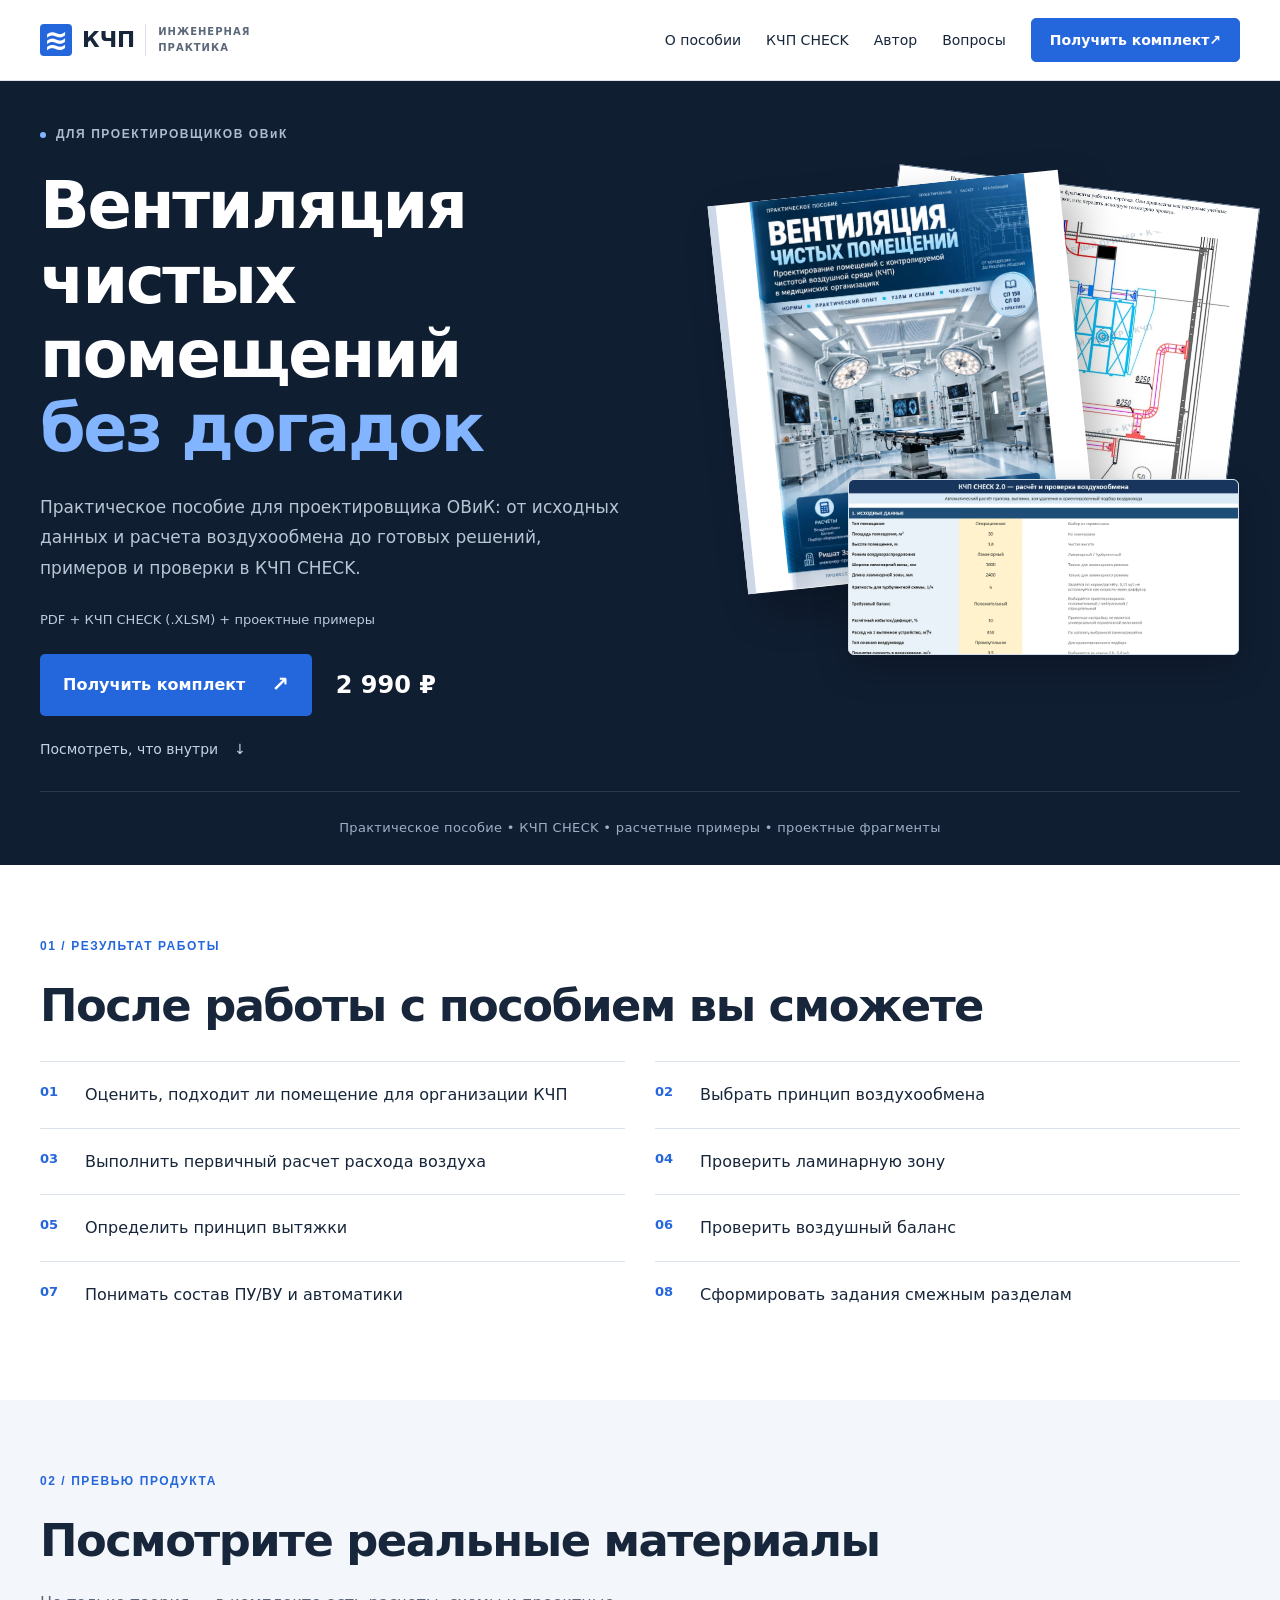
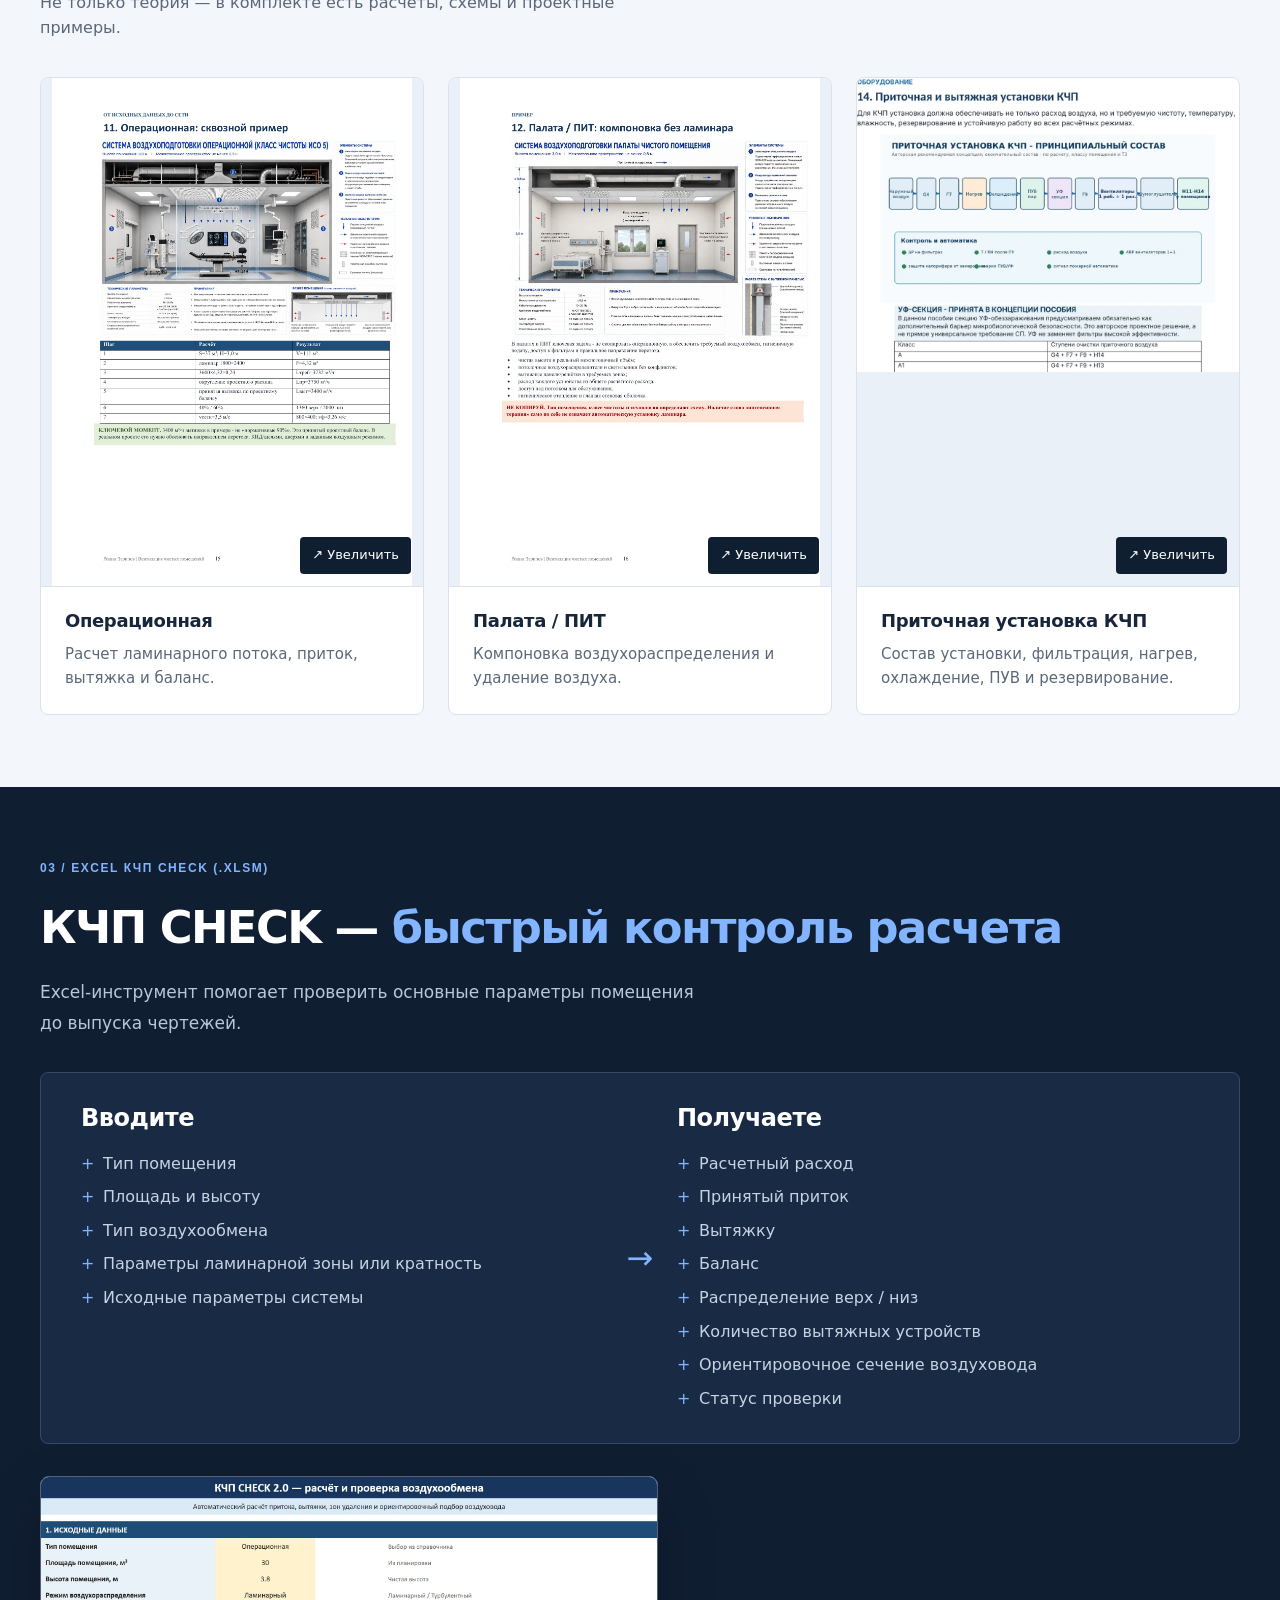
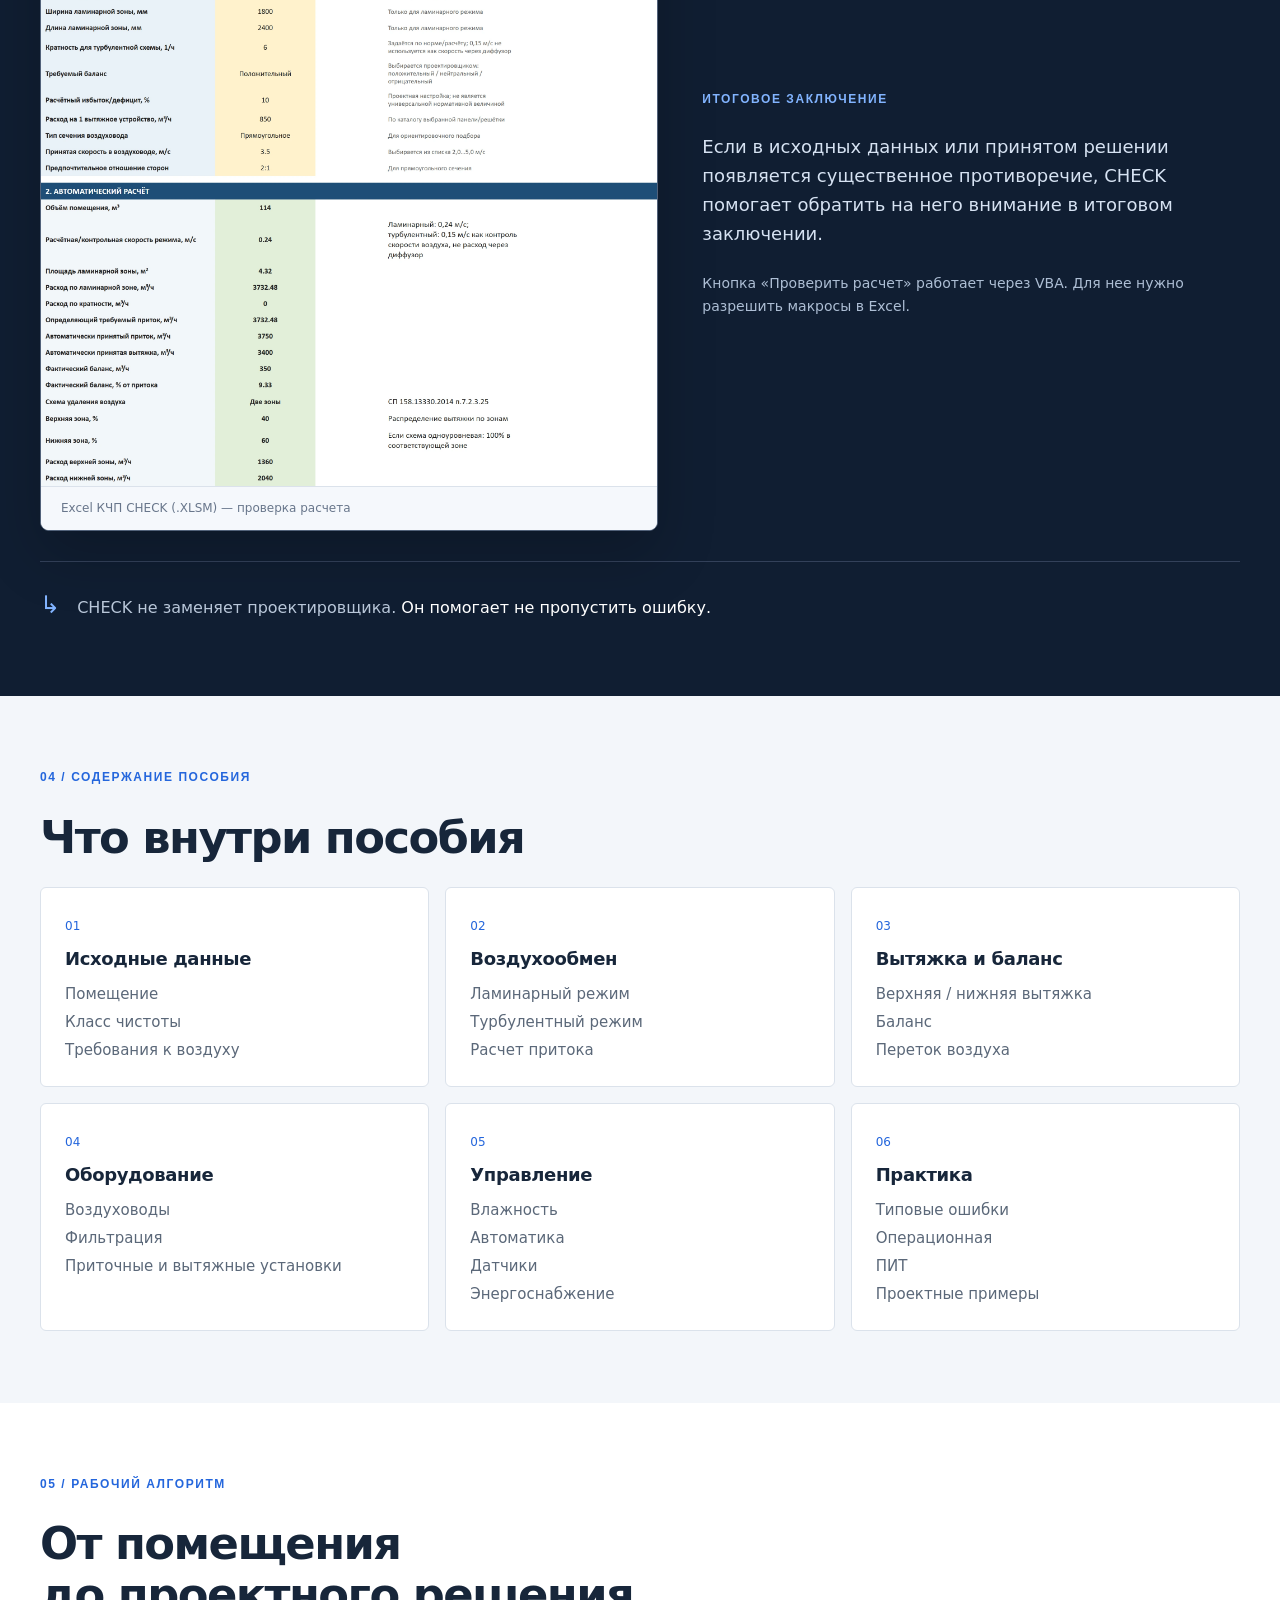
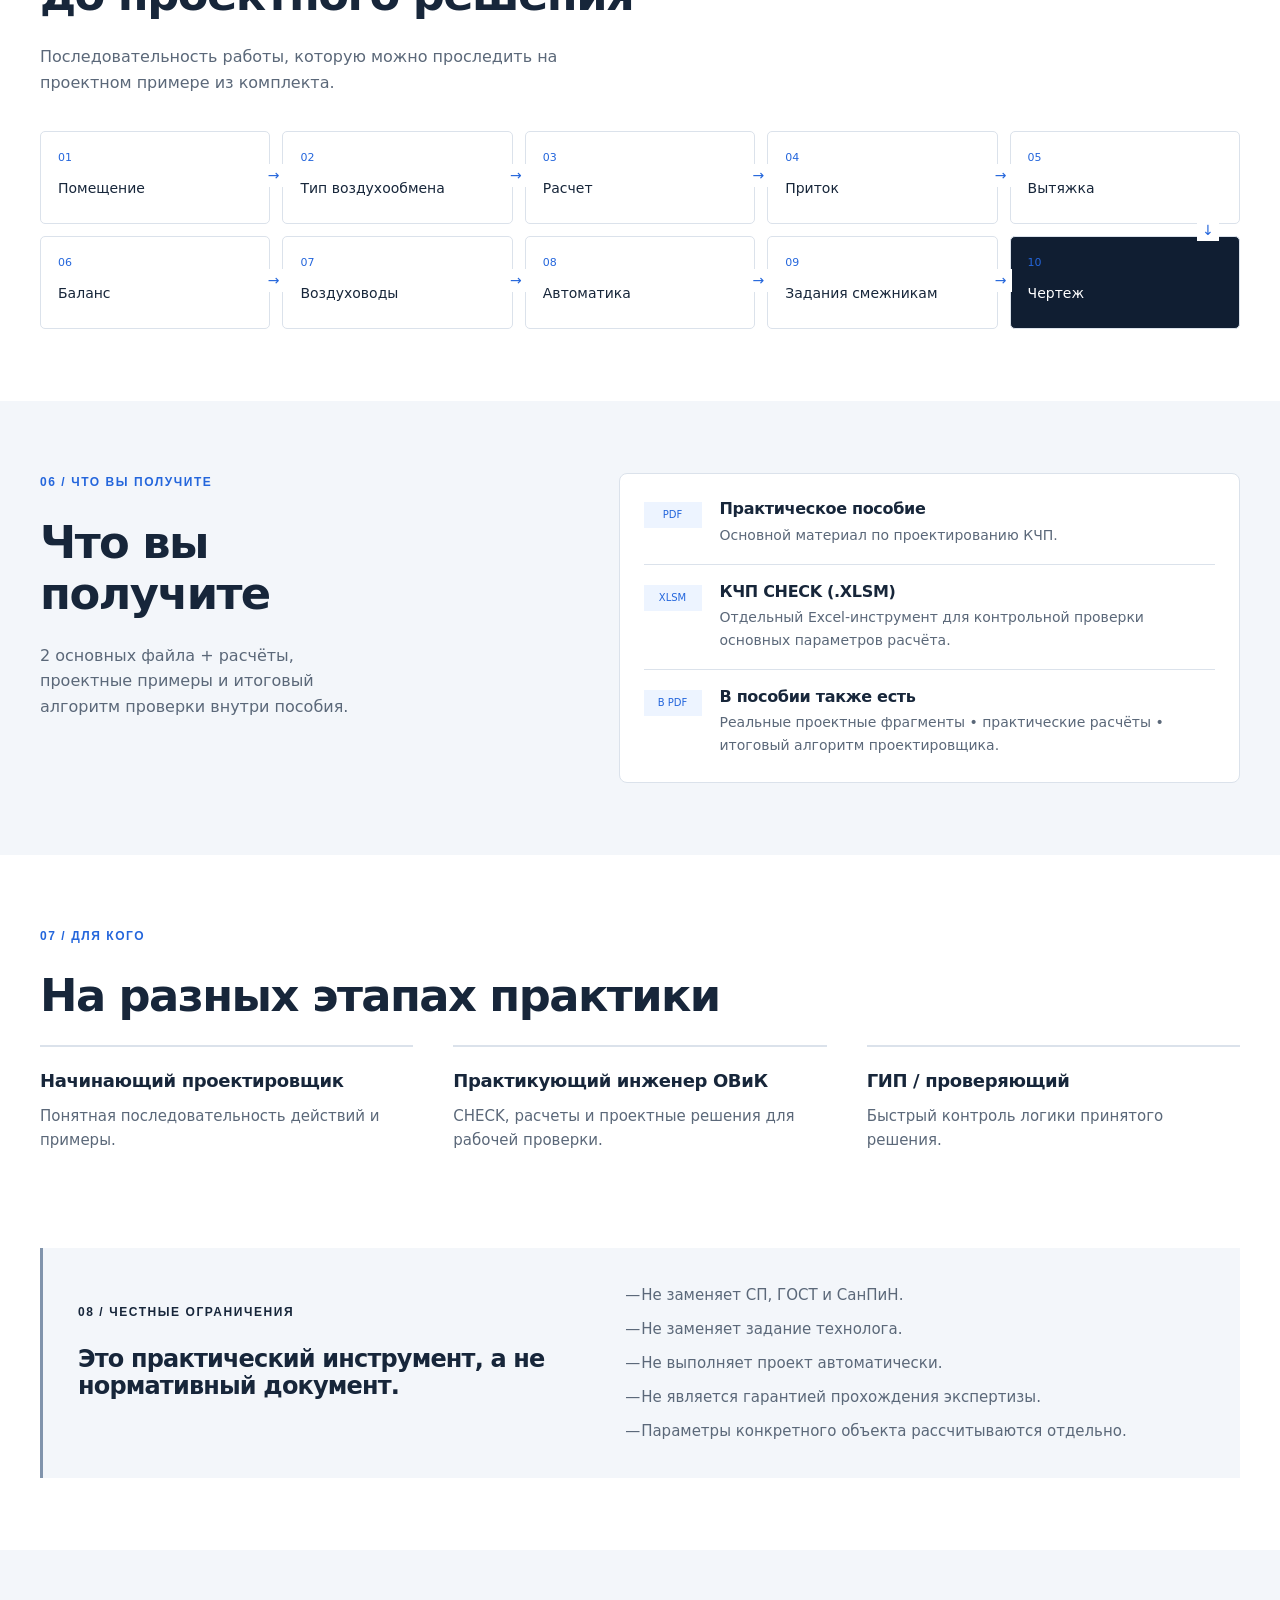
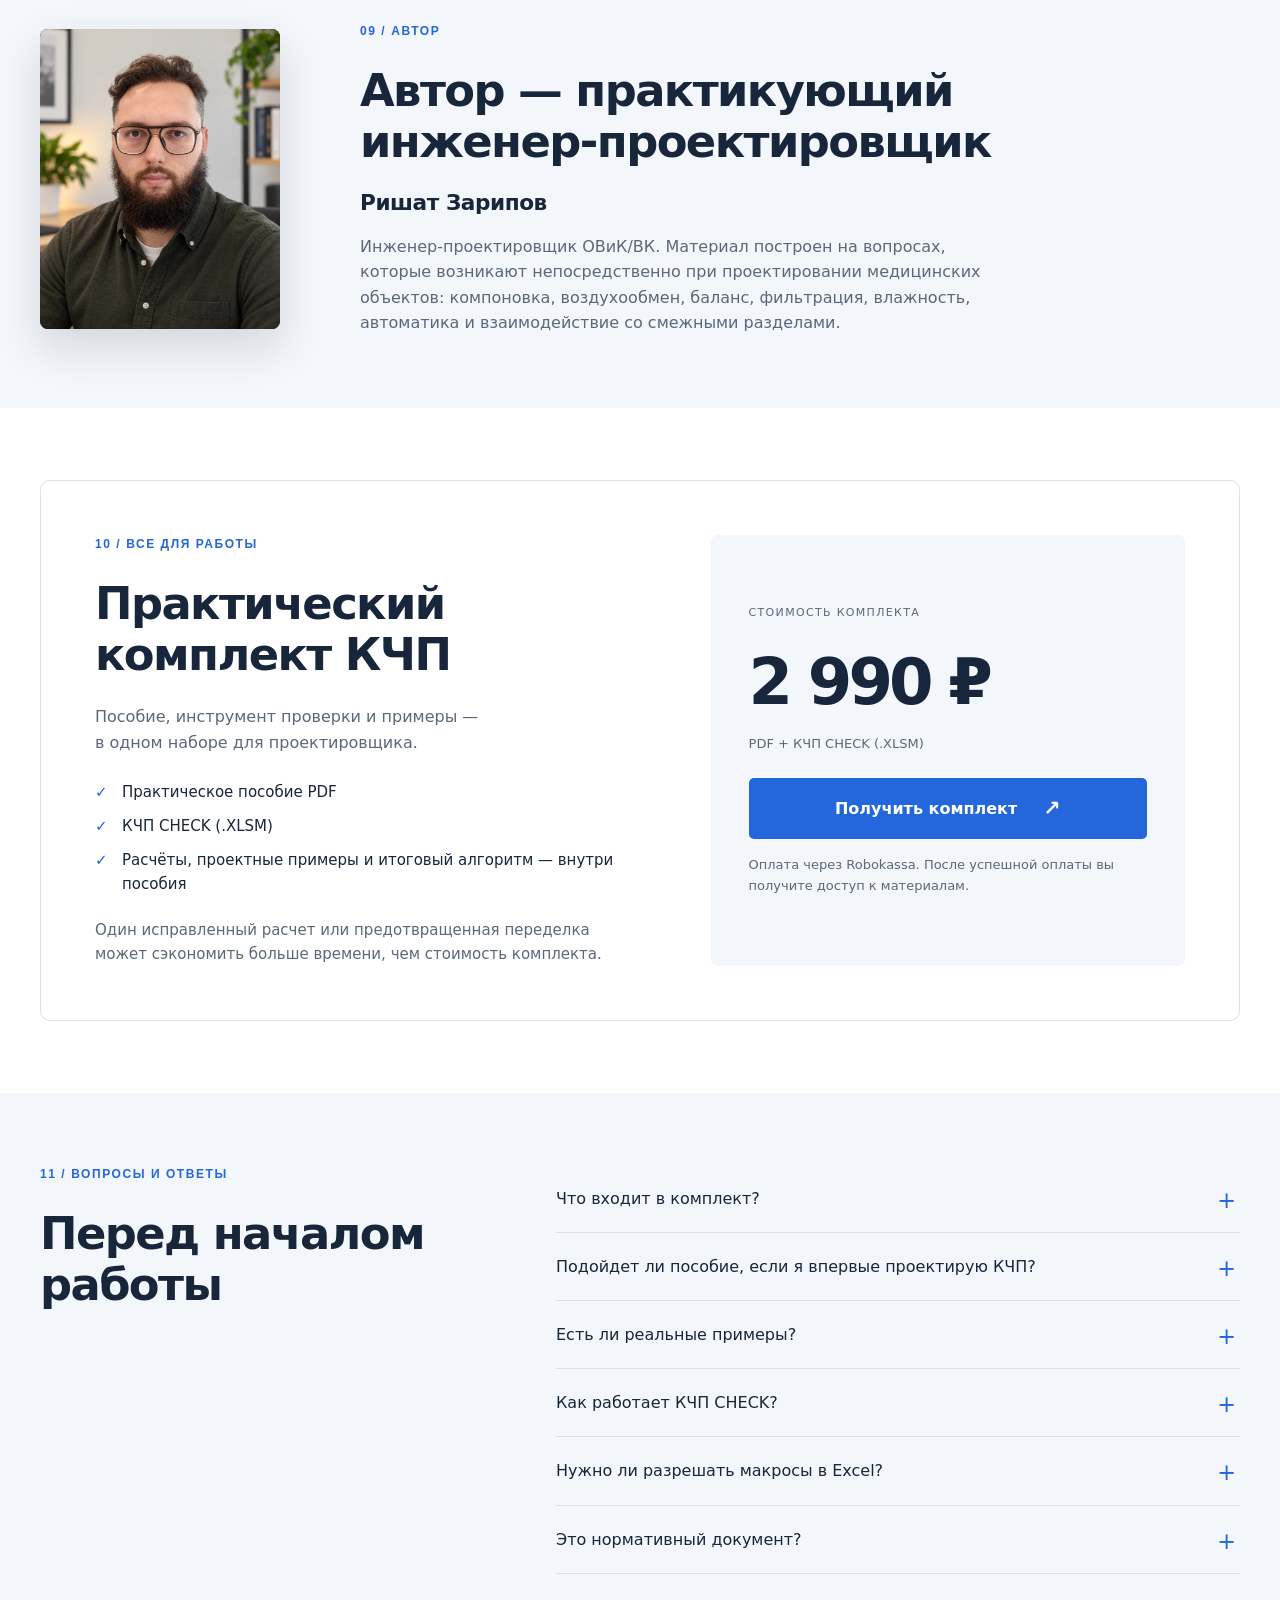
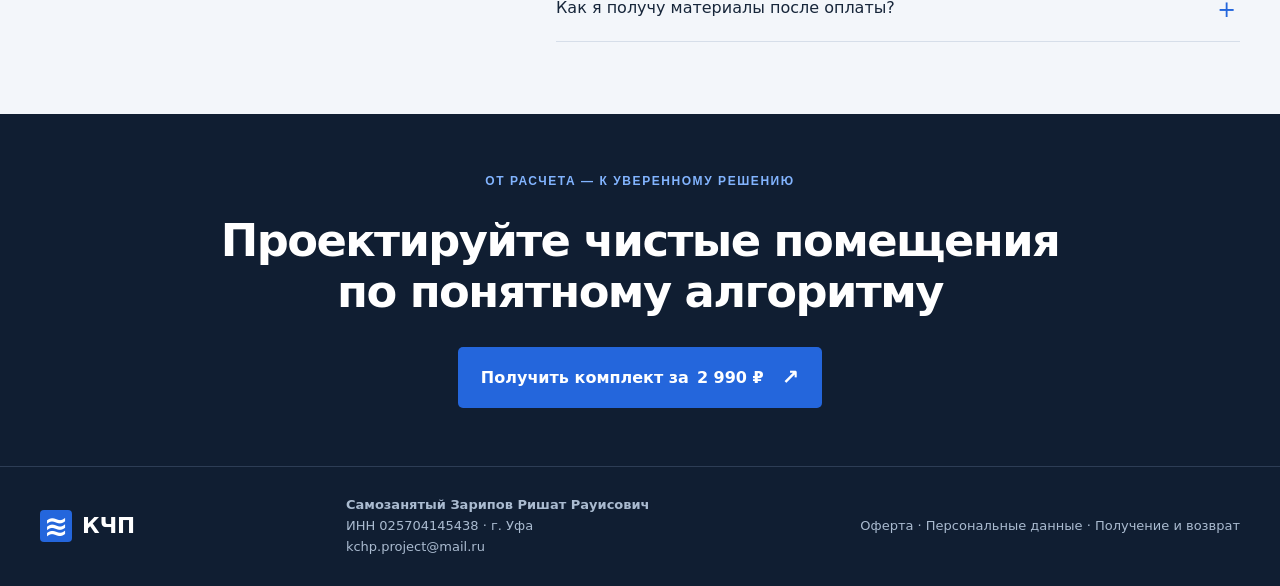
<file: index.html>
<!doctype html>
<html lang="ru">
<head>
  <meta charset="utf-8">
  <meta name="viewport" content="width=device-width, initial-scale=1">
  <title>Вентиляция чистых помещений — практическое пособие для проектировщика ОВиК</title>
  <meta name="description" content="Практическое пособие по вентиляции медицинских чистых помещений: расчеты, ламинарные зоны, вытяжка, баланс, фильтрация, автоматика и Excel КЧП CHECK.">
  <meta property="og:title" content="Вентиляция чистых помещений — практическое пособие для проектировщика ОВиК">
  <meta property="og:description" content="Практическое пособие по вентиляции медицинских чистых помещений: расчеты, ламинарные зоны, вытяжка, баланс, фильтрация, автоматика и Excel КЧП CHECK.">
  <meta property="og:type" content="website">
  <meta property="og:locale" content="ru_RU">
  <link rel="canonical" href="https://zrishat000.github.io/kchp-landing/">
  <meta property="og:url" content="https://zrishat000.github.io/kchp-landing/">
 <meta property="og:image" content="https://zrishat000.github.io/kchp-landing/assets/og-cover.webp">
  <script type="application/ld+json">
  {
  "@context": "https://schema.org",
  "@graph": [
    {
      "@type": "Person",
      "@id": "https://zrishat000.github.io/kchp-landing/#person",
      "name": "Ришат Зарипов"
    },
    {
      "@type": "Product",
      "name": "Вентиляция чистых помещений — практический комплект КЧП",
      "url": "https://zrishat000.github.io/kchp-landing/",
      "description": "Практическое пособие автора Ришата Зарипова, КЧП CHECK, расчетные примеры и проектные фрагменты.",
      "offers": {
        "@type": "Offer",
        "price": "2990",
        "priceCurrency": "RUB",
        "url": "https://zrishat000.github.io/kchp-landing/"
      }
    }
  ]
}
  </script>
  <meta name="theme-color" content="#101e32">
  <link rel="icon" href="data:image/svg+xml,%3Csvg xmlns='http://www.w3.org/2000/svg' viewBox='0 0 40 40'%3E%3Crect width='40' height='40' rx='8' fill='%23101e32'/%3E%3Cpath d='M10 12h20M10 20h16M10 28h20' stroke='%2376adff' stroke-width='3'/%3E%3C/svg%3E">
  <link rel="stylesheet" href="styles.css">
  <script src="script.js" defer></script>
</head>
<body>
<a class="skip" href="#main">Перейти к содержанию</a>
<header class="header">
  <div class="container header-row">
    <a class="brand" href="#home" aria-label="КЧП — на главную"><span class="brand-mark" aria-hidden="true">≋</span> КЧП<span class="brand-caption">ИНЖЕНЕРНАЯ ПРАКТИКА</span></a>
    <button class="menu-toggle" type="button" aria-controls="navigation" aria-expanded="false" aria-label="Открыть меню"><span></span><span></span></button>
    <nav id="navigation" aria-label="Основная навигация"><a href="#inside">О пособии</a><a href="#check">КЧП CHECK</a><a href="#author">Автор</a><a href="#faq">Вопросы</a><a class="nav-buy" href="#buy" data-payment="yoomoney">Получить комплект <span aria-hidden="true">↗</span></a></nav>
  </div>
</header>
<main id="main">
  <section id="home" class="hero">
    <div class="container hero-grid">
      <div class="hero-copy"><p class="eyebrow"><span class="dot"></span> ДЛЯ ПРОЕКТИРОВЩИКОВ ОВиК</p>
        <h1>Вентиляция<br>чистых помещений<br><span>без догадок</span></h1>
        <p class="lead">Практическое пособие для проектировщика ОВиК: от исходных данных и расчета воздухообмена до готовых решений, примеров и проверки в КЧП CHECK.</p>
        <p class="formats">PDF + Excel CHECK + примеры проектных решений</p>
        <div class="hero-purchase"><a class="button" href="#buy" data-payment="yoomoney">Получить комплект <span aria-hidden="true">↗</span></a><span class="hero-price" data-price>2 990 ₽</span></div>
        <a class="text-link" href="#previews">Посмотреть, что внутри <span aria-hidden="true">↓</span></a>
      </div>
      <figure class="product-visual" aria-label="Обложка пособия, КЧП CHECK и проектный фрагмент">
        <div class="drawing media-slot" data-media><img src="assets/project-example.webp" alt="Фрагмент проектного решения по вентиляции КЧП" width="800" height="1000" hidden><div class="media-fallback" aria-hidden="true"><span>ОВ / СХЕМА ВОЗДУХООБМЕНА</span><div class="room"><i class="supply"></i><b>↓ ↓ ↓</b><i class="zone"></i><em>↑</em></div><small>УСЛОВНАЯ СХЕМА · БЕЗ МАСШТАБА</small></div></div>
        <div class="book media-slot" data-media><img src="assets/cover.webp" alt="Обложка пособия «Вентиляция чистых помещений» Ришата Зарипова" width="800" height="1100" hidden><div class="media-fallback"><div class="book-top">Ришат Зарипов <span>ОВиК</span></div><div class="book-title">Вентиляция<br>чистых<br>помещений</div><p>Практическое пособие<br>для проектировщика</p><div class="book-diagram" aria-hidden="true"><span></span><span></span><span></span><span></span><span></span></div><div class="book-bottom">ОТ ИСХОДНЫХ ДАННЫХ<br>ДО ПРОЕКТНОГО РЕШЕНИЯ <b>2026</b></div></div></div>
        <div class="mini-check media-slot" data-media><img src="assets/check.webp" alt="Интерфейс Excel КЧП CHECK" width="1200" height="800" hidden><div class="media-fallback"><div><span class="excel-icon">X</span><strong>КЧП CHECK</strong><span class="file-type">.XLSM</span></div><p>Контроль расчета помещения</p><div class="mini-row"><span>Приток / вытяжка</span><span>— / —</span></div><div class="mini-row"><span>Баланс воздуха</span><span>—</span></div><span class="mini-status">○ Ожидает исходных данных</span></div></div>
        <figcaption>При отсутствии изображений показаны условные макеты.</figcaption>
      </figure>
    </div>
    <div class="container hero-bottom">Практическое пособие • КЧП CHECK • расчетные примеры • проектные фрагменты</div>
  </section>
  <section id="outcomes" class="section"><div class="container"><p class="eyebrow">01 / РЕЗУЛЬТАТ РАБОТЫ</p><h2>После работы с пособием вы сможете</h2><ol class="outcomes"><li>Оценить, подходит ли помещение для организации КЧП</li><li>Выбрать принцип воздухообмена</li><li>Выполнить первичный расчет расхода воздуха</li><li>Проверить ламинарную зону</li><li>Определить принцип вытяжки</li><li>Проверить воздушный баланс</li><li>Понимать состав ПУ/ВУ и автоматики</li><li>Сформировать задания смежным разделам</li></ol></div></section>
  <section id="previews" class="section pale"><div class="container"><p class="eyebrow">02 / ПРЕВЬЮ ПРОДУКТА</p><h2>Посмотрите реальные материалы</h2><p class="section-intro">Не только теория — в комплекте есть расчеты, схемы и проектные примеры.</p><div class="preview-grid"><article class="preview-card"><button class="preview-media media-slot" data-media data-preview aria-label="Увеличить превью: Операционная" disabled><img src="assets/page-operating-room.webp" alt="Операционная — страница практического пособия" width="900" height="1200" hidden><span class="media-fallback technical-placeholder"><span class="preview-index">КЧП / 01</span><span class="placeholder-sheet" aria-hidden="true">≋</span><span>Добавить реальную страницу пособия</span></span><span class="zoom-hint" aria-hidden="true">↗ Увеличить</span></button><div class="preview-copy"><h3>Операционная</h3><p>Расчет ламинарного потока, приток, вытяжка и баланс.</p></div></article><article class="preview-card"><button class="preview-media media-slot" data-media data-preview aria-label="Увеличить превью: Палата / ПИТ" disabled><img src="assets/page-pit.webp" alt="Палата / ПИТ — страница практического пособия" width="900" height="1200" hidden><span class="media-fallback technical-placeholder"><span class="preview-index">КЧП / 02</span><span class="placeholder-sheet" aria-hidden="true">≋</span><span>Добавить реальную страницу пособия</span></span><span class="zoom-hint" aria-hidden="true">↗ Увеличить</span></button><div class="preview-copy"><h3>Палата / ПИТ</h3><p>Компоновка воздухораспределения и удаление воздуха.</p></div></article><article class="preview-card"><button class="preview-media media-slot" data-media data-preview aria-label="Увеличить превью: Приточная установка КЧП" disabled><img src="assets/page-ahu.webp" alt="Приточная установка КЧП — страница практического пособия" width="900" height="1200" hidden><span class="media-fallback technical-placeholder"><span class="preview-index">КЧП / 03</span><span class="placeholder-sheet" aria-hidden="true">≋</span><span>Добавить реальную страницу пособия</span></span><span class="zoom-hint" aria-hidden="true">↗ Увеличить</span></button><div class="preview-copy"><h3>Приточная установка КЧП</h3><p>Состав установки, фильтрация, нагрев, охлаждение, ПУВ и резервирование.</p></div></article></div><p class="preview-note">Пока изображения не добавлены, в превью отображаются технические заглушки.</p></div></section>
  <section id="check" class="section check-section"><div class="container"><p class="eyebrow">03 / EXCEL КЧП CHECK (.XLSM)</p><h2>КЧП CHECK — <span>быстрый контроль расчета</span></h2><p class="lead">Excel-инструмент помогает проверить основные параметры помещения до выпуска чертежей.</p><div class="check-scenario"><div><h3>Вводите</h3><ul class="check-features"><li>Тип помещения</li><li>Площадь и высоту</li><li>Тип воздухообмена</li><li>Параметры ламинарной зоны или кратность</li><li>Исходные параметры системы</li></ul></div><span class="scenario-arrow" aria-hidden="true">→</span><div><h3>Получаете</h3><ul class="check-features"><li>Расчетный расход</li><li>Принятый приток</li><li>Вытяжку</li><li>Баланс</li><li>Распределение верх / низ</li><li>Количество вытяжных устройств</li><li>Ориентировочное сечение воздуховода</li><li>Статус проверки</li></ul></div></div><div class="check-showcase"><figure class="check-window media-slot" data-media><img src="assets/check.webp" alt="КЧП CHECK — интерфейс проверки расчета в Excel" width="1200" height="900" hidden><div class="media-fallback"><div class="window-title"><span class="excel-icon">X</span><strong>КЧП CHECK</strong><span>МАКЕТ</span></div><div class="window-tabs"><span>Расчет помещения</span><span>Проверка</span></div><div class="sheet"><div class="sheet-label">01 / ИСХОДНЫЕ ДАННЫЕ</div><div class="sheet-row"><span>Площадь помещения</span><b>—</b><small>м²</small></div><div class="sheet-row"><span>Высота помещения</span><b>—</b><small>м</small></div><div class="sheet-row"><span>Объем помещения</span><b>—</b><small>м³</small></div><div class="sheet-label">02 / ВОЗДУШНЫЙ БАЛАНС</div><div class="sheet-row"><span>Принятый приток</span><b>—</b><small>м³/ч</small></div><div class="sheet-row"><span>Вытяжка</span><b>—</b><small>м³/ч</small></div><div class="sheet-row total"><span>Баланс</span><b>—</b><small>м³/ч</small></div><div class="sheet-status"><span aria-hidden="true">○</span> Для проверки нужны исходные данные</div></div></div><figcaption data-media-caption data-loaded-caption="Excel КЧП CHECK (.XLSM) — проверка расчета">Условный интерфейс. Поля показаны без расчетных значений.</figcaption></figure><div class="check-explanation"><p class="eyebrow">ИТОГОВОЕ ЗАКЛЮЧЕНИЕ</p><p>Если в исходных данных или принятом решении появляется существенное противоречие, CHECK помогает обратить на него внимание в итоговом заключении.</p><p class="macro-note">Кнопка «Проверить расчет» работает через VBA. Для нее нужно разрешить макросы в Excel.</p></div></div><p class="check-note"><span aria-hidden="true">↳</span> CHECK не заменяет проектировщика. <strong>Он помогает не пропустить ошибку.</strong></p></div></section>
  <section id="inside" class="section pale"><div class="container"><p class="eyebrow">04 / СОДЕРЖАНИЕ ПОСОБИЯ</p><h2>Что внутри пособия</h2><div class="directions"><article><span class="direction-number">01</span><h3>Исходные данные</h3><ul><li>Помещение</li><li>Класс чистоты</li><li>Требования к воздуху</li></ul></article><article><span class="direction-number">02</span><h3>Воздухообмен</h3><ul><li>Ламинарный режим</li><li>Турбулентный режим</li><li>Расчет притока</li></ul></article><article><span class="direction-number">03</span><h3>Вытяжка и баланс</h3><ul><li>Верхняя / нижняя вытяжка</li><li>Баланс</li><li>Переток воздуха</li></ul></article><article><span class="direction-number">04</span><h3>Оборудование</h3><ul><li>Воздуховоды</li><li>Фильтрация</li><li>Приточные и вытяжные установки</li></ul></article><article><span class="direction-number">05</span><h3>Управление</h3><ul><li>Влажность</li><li>Автоматика</li><li>Датчики</li><li>Энергоснабжение</li></ul></article><article><span class="direction-number">06</span><h3>Практика</h3><ul><li>Типовые ошибки</li><li>Операционная</li><li>ПИТ</li><li>Проектные примеры</li></ul></article></div></div></section>
  <section class="section" aria-labelledby="workflow-title"><div class="container"><p class="eyebrow">05 / РАБОЧИЙ АЛГОРИТМ</p><h2 id="workflow-title">От помещения<br>до проектного решения</h2><p class="section-intro">Последовательность работы, которую можно проследить на проектном примере из комплекта.</p><ol class="workflow"><li>Помещение</li><li>Тип воздухообмена</li><li>Расчет</li><li>Приток</li><li>Вытяжка</li><li>Баланс</li><li>Воздуховоды</li><li>Автоматика</li><li>Задания смежникам</li><li>Чертеж</li></ol></div></section>
  <section class="section pale" aria-labelledby="kit-title"><div class="container kit"><div><p class="eyebrow">06 / ЧТО ВЫ ПОЛУЧИТЕ</p><h2 id="kit-title">Что вы<br>получите</h2><p>2 основных файла + расчёты, проектные примеры и итоговый алгоритм проверки внутри пособия.</p></div><ul class="kit-list"><li><span>PDF</span><div><h3>Практическое пособие</h3><p>Основной материал по проектированию КЧП.</p></div></li><li><span>XLSM</span><div><h3>КЧП CHECK (.XLSM)</h3><p>Отдельный Excel-инструмент для контрольной проверки основных параметров расчёта.</p></div></li><li><span>В PDF</span><div><h3>В пособии также есть</h3><p>Реальные проектные фрагменты • практические расчёты • итоговый алгоритм проектировщика.</p></div></li></ul></div></section>
  <section class="section" id="audience"><div class="container"><p class="eyebrow">07 / ДЛЯ КОГО</p><h2>На разных этапах практики</h2><div class="audience-grid"><article><h3>Начинающий проектировщик</h3><p>Понятная последовательность действий и примеры.</p></article><article><h3>Практикующий инженер ОВиК</h3><p>CHECK, расчеты и проектные решения для рабочей проверки.</p></article><article><h3>ГИП / проверяющий</h3><p>Быстрый контроль логики принятого решения.</p></article></div></div></section>
  <section class="section limits-section" id="limits"><div class="container"><aside class="honest"><div><p class="eyebrow">08 / ЧЕСТНЫЕ ОГРАНИЧЕНИЯ</p><h2>Это практический инструмент, а не нормативный документ.</h2></div><ul><li>Не заменяет СП, ГОСТ и СанПиН.</li><li>Не заменяет задание технолога.</li><li>Не выполняет проект автоматически.</li><li>Не является гарантией прохождения экспертизы.</li><li>Параметры конкретного объекта рассчитываются отдельно.</li></ul></aside></div></section>
  <section id="author" class="section pale"><div class="container author"><div class="author-monogram" role="img" aria-label="Инициалы автора Ришата Зарипова">РЗ<span>ОВиК / ВК</span></div><div><p class="eyebrow">09 / АВТОР</p><h2>Автор — практикующий<br>инженер-проектировщик</h2><h3>Ришат Зарипов</h3><p>Инженер-проектировщик ОВиК/ВК. Материал построен на вопросах, которые возникают непосредственно при проектировании медицинских объектов: компоновка, воздухообмен, баланс, фильтрация, влажность, автоматика и взаимодействие со смежными разделами.</p></div></div></section>
  <section id="buy" class="section" aria-labelledby="price-title"><div class="container pricing"><div><p class="eyebrow">10 / ВСЕ ДЛЯ РАБОТЫ</p><h2 id="price-title">Практический комплект КЧП</h2><p>Пособие, инструмент проверки и примеры —<br>в одном наборе для проектировщика.</p><ul class="included"><li>Практическое пособие PDF</li><li>КЧП CHECK (.XLSM)</li><li>Расчёты, проектные примеры и итоговый алгоритм — внутри пособия</li></ul><p class="value-note">Один исправленный расчет или предотвращенная переделка может сэкономить больше времени, чем стоимость комплекта.</p></div><div class="price-panel"><span class="price-caption">СТОИМОСТЬ КОМПЛЕКТА</span><p class="price" data-price>2 990 ₽</p><p>PDF + КЧП CHECK (.XLSM)</p><a class="button"
   href="https://auth.robokassa.ru/merchant/Invoice/sRYVUMHNyES077ayfCocBg">
    Получить комплект <span aria-hidden="true">↗</span>
</a>
<p id="payment-note" class="payment-note" role="status" tabindex="-1">
    Оплата через Robokassa. После успешной оплаты вы получите доступ к материалам.
</p><noscript><p>Покупка пока недоступна.</p></noscript></div></div></section>
  <section id="faq" class="section pale"><div class="container faq-layout"><div><p class="eyebrow">11 / ВОПРОСЫ И ОТВЕТЫ</p><h2>Перед началом работы</h2></div><div class="faq-list"><details><summary>Что входит в комплект?</summary><p>В комплект входят два основных файла: практическое пособие PDF и КЧП CHECK (.XLSM). Внутри пособия также представлены расчётные примеры, реальные проектные фрагменты и итоговый алгоритм проектировщика.</p></details><details><summary>Подойдет ли пособие, если я впервые проектирую КЧП?</summary><p>Пособие дает понятную последовательность действий и примеры. Для применения расчетов нужны базовые знания вентиляции и исходные данные конкретного объекта.</p></details><details><summary>Есть ли реальные примеры?</summary><p>Да. В пособии представлены расчётные и проектные примеры: операционная, палата / ПИТ, решения по воздухообмену и приточным установкам КЧП.</p></details><details><summary>Как работает КЧП CHECK?</summary><p>Вы вводите параметры помещения и системы, проверяете расчетные данные и запускаете кнопку «Проверить расчет». CHECK помогает обратить внимание на существенные противоречия в итоговом заключении. Принятое решение проверяет проектировщик.</p></details><details><summary>Нужно ли разрешать макросы в Excel?</summary><p>Для работы кнопки «Проверить расчет» требуется разрешить выполнение макросов в Excel. Расчетные формулы и данные книги остаются доступными для просмотра и ручной проверки.</p></details><details><summary>Это нормативный документ?</summary><p>Нет. Пособие не заменяет СП, ГОСТ, СанПиН и задание технолога. Параметры конкретного объекта рассчитываются отдельно.</p></details><details><summary>Как я получу материалы после оплаты?</summary><p>Оплата пока не подключена. Порядок автоматической выдачи будет указан перед началом продаж.</p></details></div></div></section>
  <section class="final-cta"><div class="container"><p class="eyebrow">ОТ РАСЧЕТА — К УВЕРЕННОМУ РЕШЕНИЮ</p><h2>Проектируйте чистые помещения<br>по понятному алгоритму</h2><a class="button" href="#buy" data-payment="yoomoney">Получить комплект за <span data-price>2 990 ₽</span> <span aria-hidden="true">↗</span></a></div></section>
</main>
<footer>
  <div class="container footer-row">
    <a class="brand" href="#home">
      <span class="brand-mark" aria-hidden="true">≋</span> КЧП
    </a>

    <div>
      <strong>Самозанятый Зарипов Ришат Рауисович</strong><br>
      ИНН 025704145438 · г. Уфа<br>
      <a href="mailto:kchp.project@mail.ru">kchp.project@mail.ru</a>
    </div>

    <div>
      <a href="offer.html">Оферта</a> ·
      <a href="privacy.html">Персональные данные</a> ·
      <a href="delivery.html">Получение и возврат</a>
    </div>
  </div>
</footer>
<dialog id="preview-dialog" class="lightbox" aria-label="Увеличенный просмотр страницы пособия" aria-labelledby="lightbox-title">
  <div class="lightbox-toolbar"><h2 id="lightbox-title">Превью пособия</h2><button type="button" class="lightbox-close" aria-label="Закрыть увеличенный просмотр" autofocus>Закрыть ×</button></div>
  <div class="lightbox-content"><img id="lightbox-image" alt="" hidden><p id="lightbox-placeholder" class="technical-placeholder" hidden>Добавить реальную страницу пособия</p></div>
</dialog>
</body>
</html>
</file>
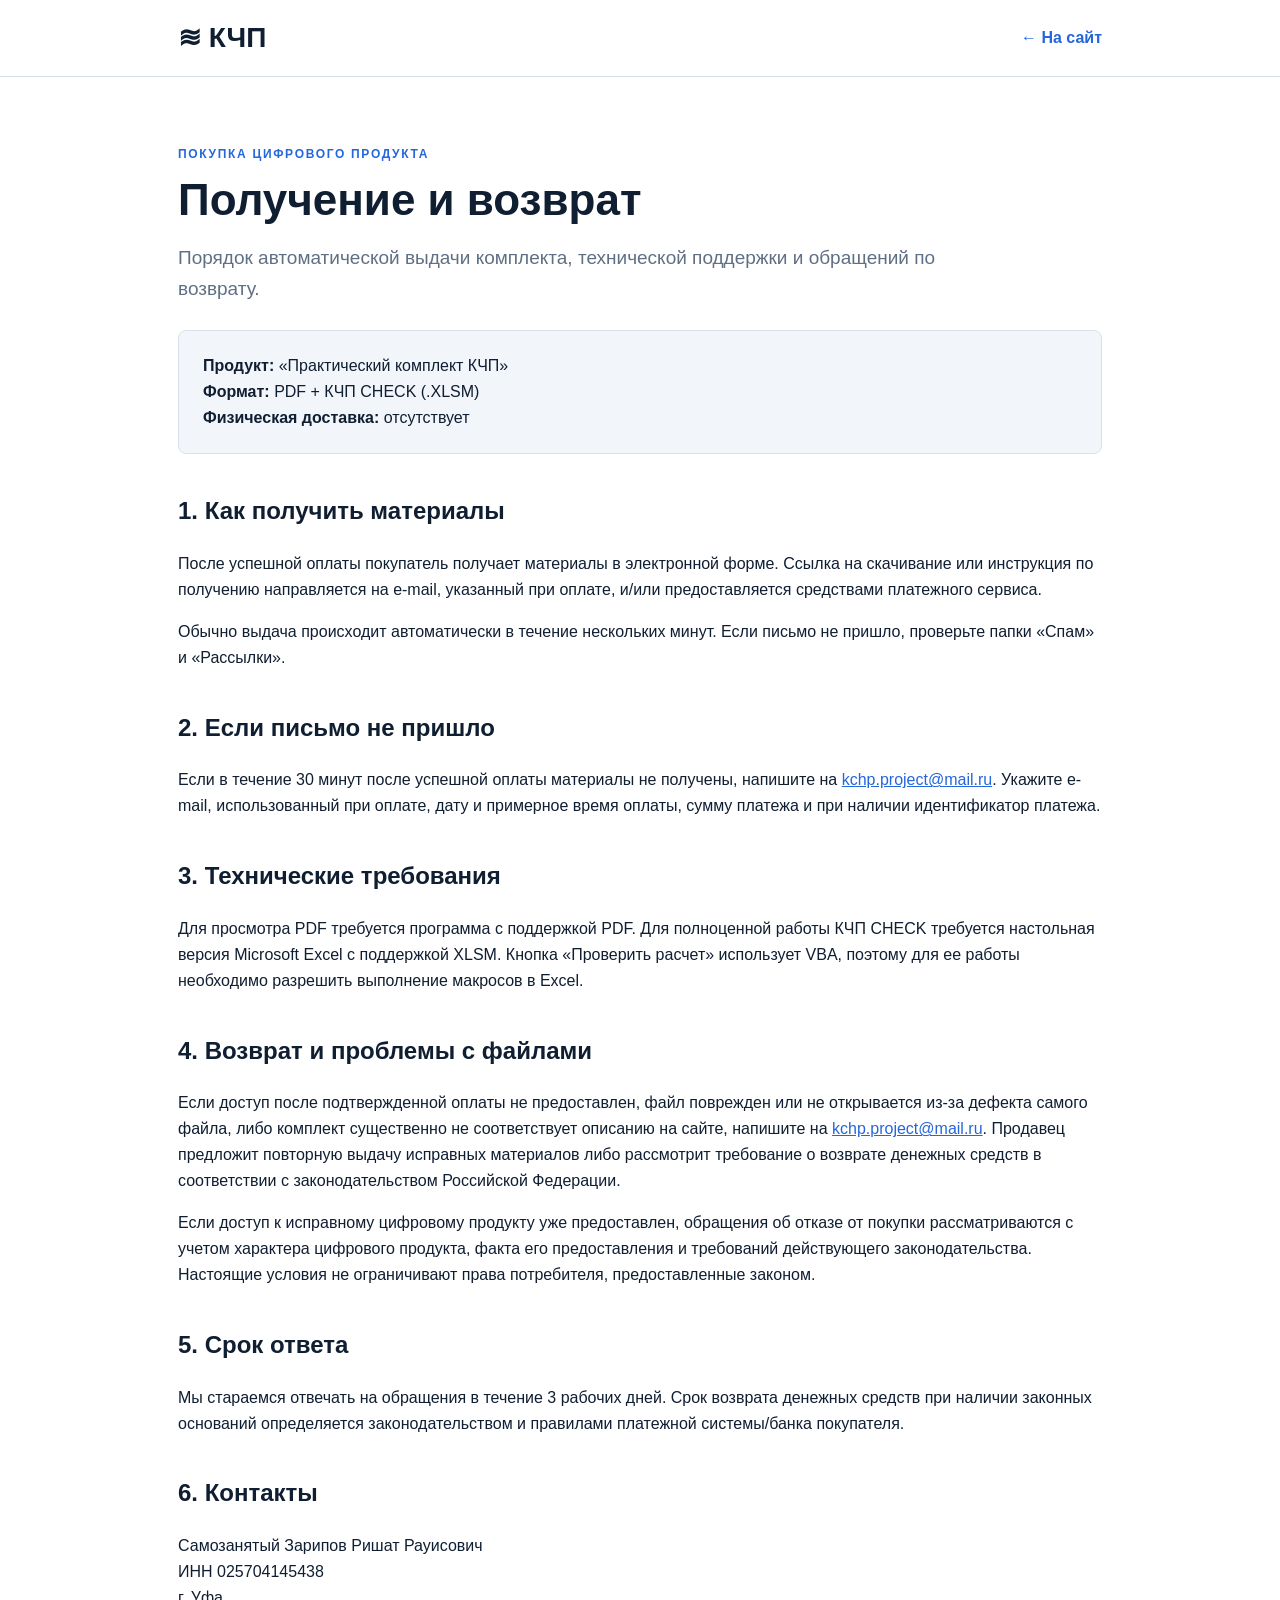
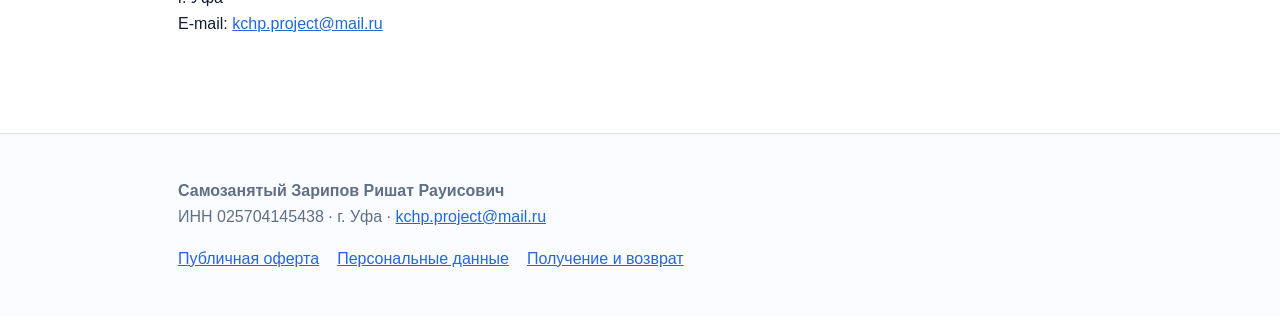
<file: delivery.html>
<!doctype html>
<html lang="ru">
<head>
<meta charset="utf-8">
<meta name="viewport" content="width=device-width,initial-scale=1">
<title>Получение и возврат — КЧП</title>
<style>
:root{--ink:#101e32;--blue:#2466dc;--pale:#f2f6fb;--line:#d7e0eb;--muted:#5f6f84}
*{box-sizing:border-box}
body{margin:0;font-family:Arial,Helvetica,sans-serif;color:var(--ink);background:#fff;line-height:1.62}
.header{border-bottom:1px solid var(--line);background:#fff}
.wrap{max-width:980px;margin:0 auto;padding:0 28px}
.header .wrap{display:flex;align-items:center;justify-content:space-between;min-height:76px}
.brand{font-size:28px;font-weight:700;text-decoration:none;color:var(--ink)}
.back{color:var(--blue);text-decoration:none;font-weight:600}
main{padding:56px 0 80px}
.eyebrow{font-size:12px;letter-spacing:.14em;color:var(--blue);font-weight:700;text-transform:uppercase}
h1{font-size:44px;line-height:1.08;margin:10px 0 18px}
h2{font-size:24px;margin-top:38px}
p,li{font-size:16px}
.lead{font-size:19px;color:var(--muted);max-width:780px}
.box{background:var(--pale);border:1px solid var(--line);padding:22px 24px;border-radius:8px;margin:26px 0}
footer{border-top:1px solid var(--line);background:#fafcff;padding:28px 0;color:var(--muted);font-size:14px}
footer a{margin-right:18px}
a{color:var(--blue)}
@media(max-width:640px){.wrap{padding:0 18px}h1{font-size:34px}.header .wrap{min-height:66px}}
</style>
</head>
<body>
<header class="header"><div class="wrap">
<a class="brand" href="https://zrishat000.github.io/kchp-landing/">≋ КЧП</a>
<a class="back" href="https://zrishat000.github.io/kchp-landing/">← На сайт</a>
</div></header>
<main><div class="wrap">
<p class="eyebrow">Покупка цифрового продукта</p>
<h1>Получение и возврат</h1>
<p class="lead">Порядок автоматической выдачи комплекта, технической поддержки и обращений по возврату.</p>

<div class="box"><strong>Продукт:</strong> «Практический комплект КЧП»<br>
<strong>Формат:</strong> PDF + КЧП CHECK (.XLSM)<br>
<strong>Физическая доставка:</strong> отсутствует</div>

<h2>1. Как получить материалы</h2>
<p>После успешной оплаты покупатель получает материалы в электронной форме. Ссылка на скачивание или инструкция по получению направляется на e-mail, указанный при оплате, и/или предоставляется средствами платежного сервиса.</p>
<p>Обычно выдача происходит автоматически в течение нескольких минут. Если письмо не пришло, проверьте папки «Спам» и «Рассылки».</p>

<h2>2. Если письмо не пришло</h2>
<p>Если в течение 30 минут после успешной оплаты материалы не получены, напишите на <a href="mailto:kchp.project@mail.ru">kchp.project@mail.ru</a>. Укажите e-mail, использованный при оплате, дату и примерное время оплаты, сумму платежа и при наличии идентификатор платежа.</p>

<h2>3. Технические требования</h2>
<p>Для просмотра PDF требуется программа с поддержкой PDF. Для полноценной работы КЧП CHECK требуется настольная версия Microsoft Excel с поддержкой XLSM. Кнопка «Проверить расчет» использует VBA, поэтому для ее работы необходимо разрешить выполнение макросов в Excel.</p>

<h2>4. Возврат и проблемы с файлами</h2>
<p>Если доступ после подтвержденной оплаты не предоставлен, файл поврежден или не открывается из-за дефекта самого файла, либо комплект существенно не соответствует описанию на сайте, напишите на <a href="mailto:kchp.project@mail.ru">kchp.project@mail.ru</a>. Продавец предложит повторную выдачу исправных материалов либо рассмотрит требование о возврате денежных средств в соответствии с законодательством Российской Федерации.</p>
<p>Если доступ к исправному цифровому продукту уже предоставлен, обращения об отказе от покупки рассматриваются с учетом характера цифрового продукта, факта его предоставления и требований действующего законодательства. Настоящие условия не ограничивают права потребителя, предоставленные законом.</p>

<h2>5. Срок ответа</h2>
<p>Мы стараемся отвечать на обращения в течение 3 рабочих дней. Срок возврата денежных средств при наличии законных оснований определяется законодательством и правилами платежной системы/банка покупателя.</p>

<h2>6. Контакты</h2>
<p>Самозанятый Зарипов Ришат Рауисович<br>ИНН 025704145438<br>г. Уфа<br>
E-mail: <a href="mailto:kchp.project@mail.ru">kchp.project@mail.ru</a></p>

</div></main>
<footer><div class="wrap">
<p><strong>Самозанятый Зарипов Ришат Рауисович</strong><br>ИНН 025704145438 · г. Уфа · <a href="mailto:kchp.project@mail.ru">kchp.project@mail.ru</a></p>
<p><a href="offer.html">Публичная оферта</a><a href="privacy.html">Персональные данные</a><a href="delivery.html">Получение и возврат</a></p>
</div></footer>
</body>
</html>
</file>
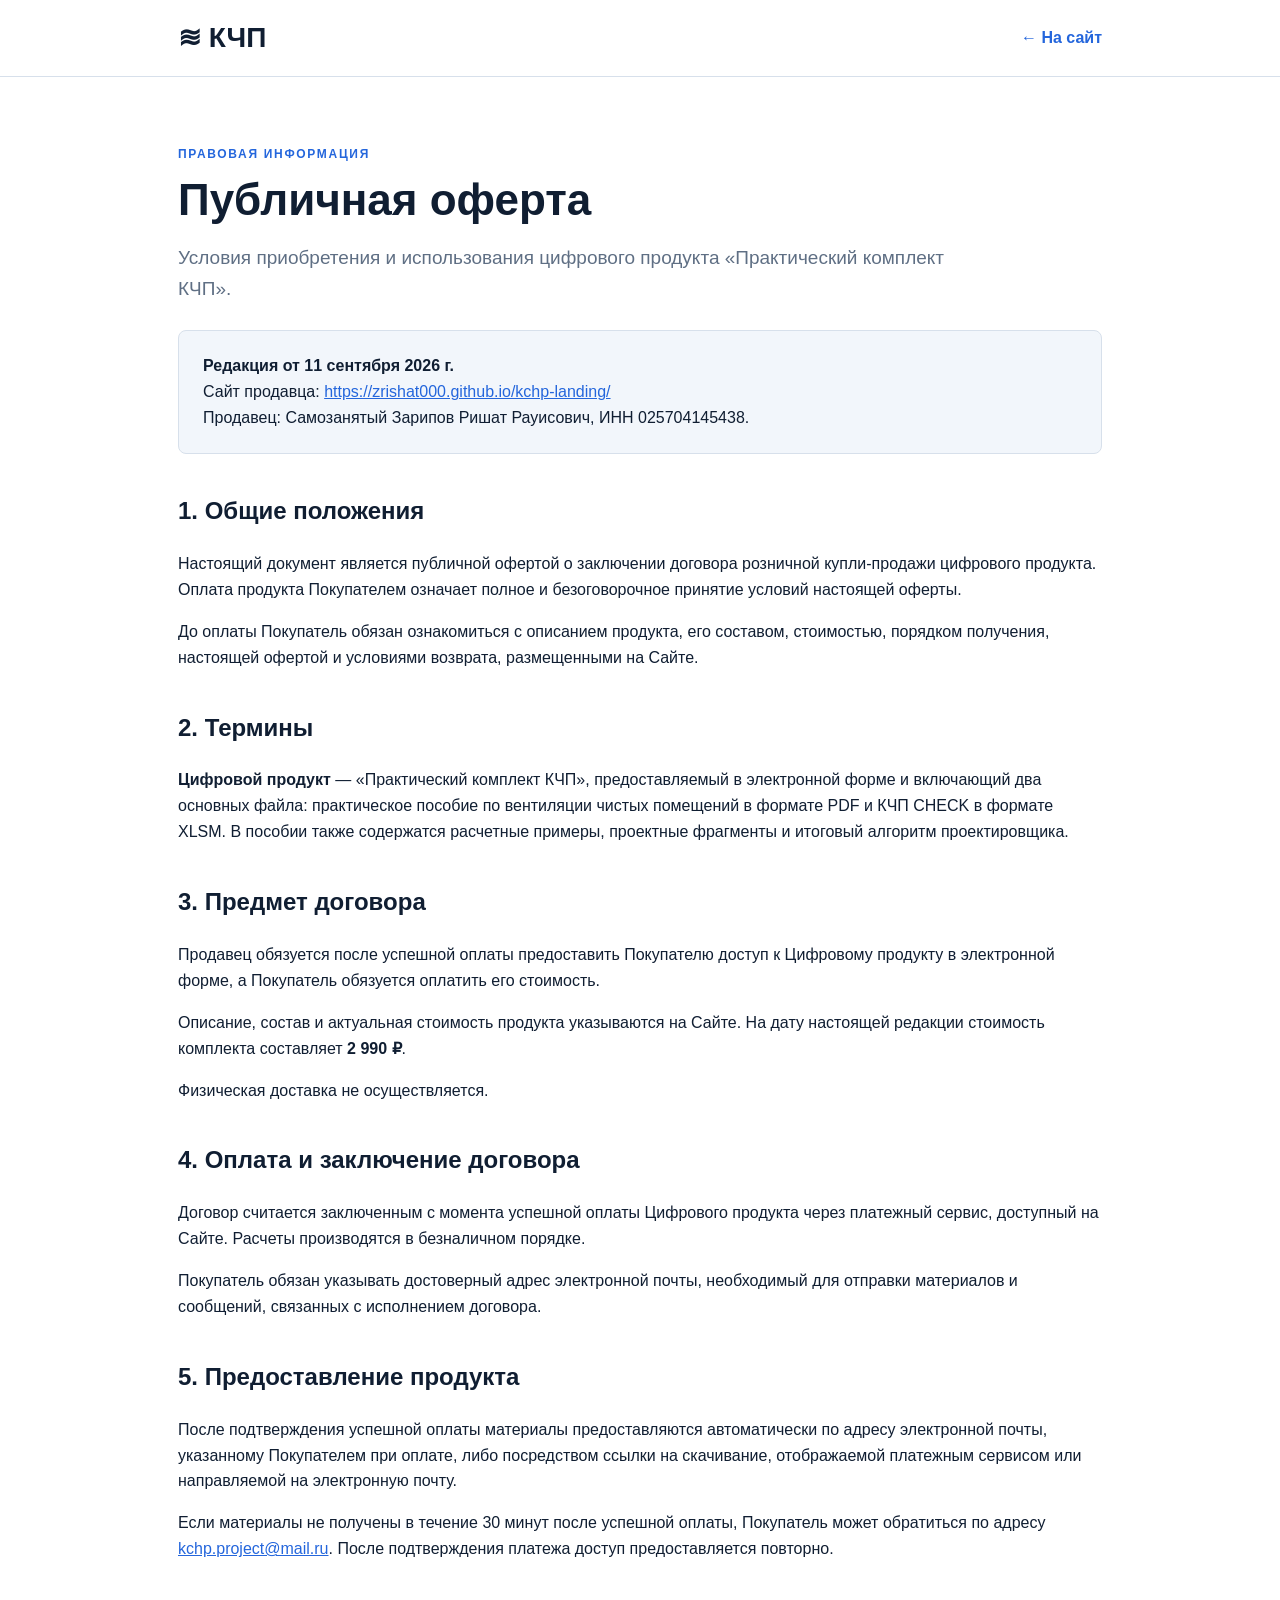
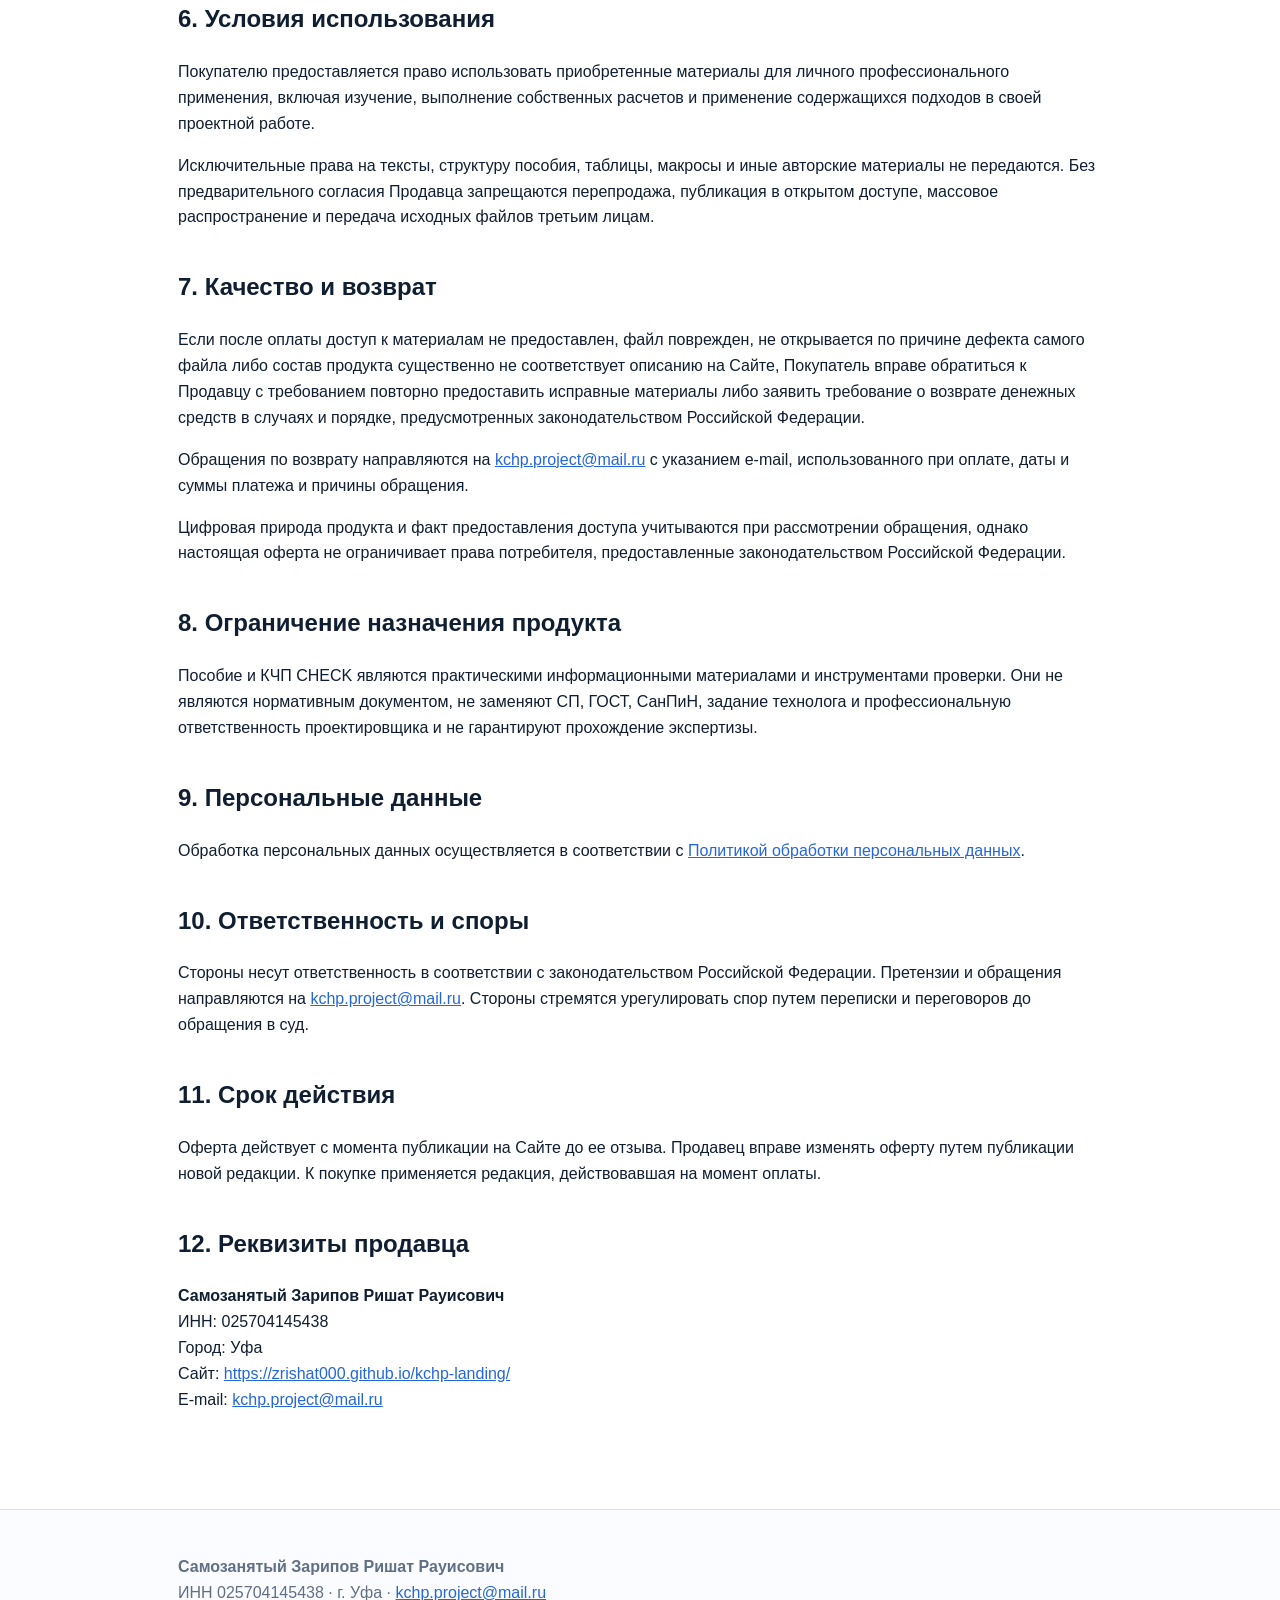
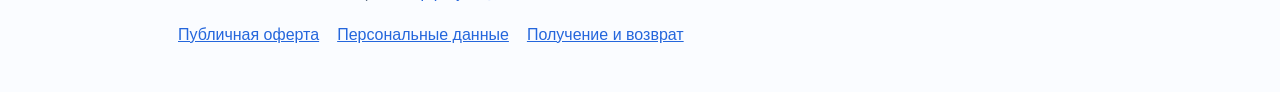
<file: offer.html>
<!doctype html>
<html lang="ru">
<head>
<meta charset="utf-8">
<meta name="viewport" content="width=device-width,initial-scale=1">
<title>Публичная оферта — КЧП</title>
<style>
:root{--ink:#101e32;--blue:#2466dc;--pale:#f2f6fb;--line:#d7e0eb;--muted:#5f6f84}
*{box-sizing:border-box}
body{margin:0;font-family:Arial,Helvetica,sans-serif;color:var(--ink);background:#fff;line-height:1.62}
.header{border-bottom:1px solid var(--line);background:#fff}
.wrap{max-width:980px;margin:0 auto;padding:0 28px}
.header .wrap{display:flex;align-items:center;justify-content:space-between;min-height:76px}
.brand{font-size:28px;font-weight:700;text-decoration:none;color:var(--ink)}
.back{color:var(--blue);text-decoration:none;font-weight:600}
main{padding:56px 0 80px}
.eyebrow{font-size:12px;letter-spacing:.14em;color:var(--blue);font-weight:700;text-transform:uppercase}
h1{font-size:44px;line-height:1.08;margin:10px 0 18px}
h2{font-size:24px;margin-top:38px}
p,li{font-size:16px}
.lead{font-size:19px;color:var(--muted);max-width:780px}
.box{background:var(--pale);border:1px solid var(--line);padding:22px 24px;border-radius:8px;margin:26px 0}
footer{border-top:1px solid var(--line);background:#fafcff;padding:28px 0;color:var(--muted);font-size:14px}
footer a{margin-right:18px}
a{color:var(--blue)}
@media(max-width:640px){.wrap{padding:0 18px}h1{font-size:34px}.header .wrap{min-height:66px}}
</style>
</head>
<body>
<header class="header"><div class="wrap">
<a class="brand" href="https://zrishat000.github.io/kchp-landing/">≋ КЧП</a>
<a class="back" href="https://zrishat000.github.io/kchp-landing/">← На сайт</a>
</div></header>
<main><div class="wrap">
<p class="eyebrow">Правовая информация</p>
<h1>Публичная оферта</h1>
<p class="lead">Условия приобретения и использования цифрового продукта «Практический комплект КЧП».</p>

<div class="box"><strong>Редакция от 11 сентября 2026 г.</strong><br>
Сайт продавца: <a href="https://zrishat000.github.io/kchp-landing/">https://zrishat000.github.io/kchp-landing/</a><br>
Продавец: Самозанятый Зарипов Ришат Рауисович, ИНН 025704145438.</div>

<h2>1. Общие положения</h2>
<p>Настоящий документ является публичной офертой о заключении договора розничной купли-продажи цифрового продукта. Оплата продукта Покупателем означает полное и безоговорочное принятие условий настоящей оферты.</p>
<p>До оплаты Покупатель обязан ознакомиться с описанием продукта, его составом, стоимостью, порядком получения, настоящей офертой и условиями возврата, размещенными на Сайте.</p>

<h2>2. Термины</h2>
<p><strong>Цифровой продукт</strong> — «Практический комплект КЧП», предоставляемый в электронной форме и включающий два основных файла: практическое пособие по вентиляции чистых помещений в формате PDF и КЧП CHECK в формате XLSM. В пособии также содержатся расчетные примеры, проектные фрагменты и итоговый алгоритм проектировщика.</p>

<h2>3. Предмет договора</h2>
<p>Продавец обязуется после успешной оплаты предоставить Покупателю доступ к Цифровому продукту в электронной форме, а Покупатель обязуется оплатить его стоимость.</p>
<p>Описание, состав и актуальная стоимость продукта указываются на Сайте. На дату настоящей редакции стоимость комплекта составляет <strong>2 990 ₽</strong>.</p>
<p>Физическая доставка не осуществляется.</p>

<h2>4. Оплата и заключение договора</h2>
<p>Договор считается заключенным с момента успешной оплаты Цифрового продукта через платежный сервис, доступный на Сайте. Расчеты производятся в безналичном порядке.</p>
<p>Покупатель обязан указывать достоверный адрес электронной почты, необходимый для отправки материалов и сообщений, связанных с исполнением договора.</p>

<h2>5. Предоставление продукта</h2>
<p>После подтверждения успешной оплаты материалы предоставляются автоматически по адресу электронной почты, указанному Покупателем при оплате, либо посредством ссылки на скачивание, отображаемой платежным сервисом или направляемой на электронную почту.</p>
<p>Если материалы не получены в течение 30 минут после успешной оплаты, Покупатель может обратиться по адресу <a href="mailto:kchp.project@mail.ru">kchp.project@mail.ru</a>. После подтверждения платежа доступ предоставляется повторно.</p>

<h2>6. Условия использования</h2>
<p>Покупателю предоставляется право использовать приобретенные материалы для личного профессионального применения, включая изучение, выполнение собственных расчетов и применение содержащихся подходов в своей проектной работе.</p>
<p>Исключительные права на тексты, структуру пособия, таблицы, макросы и иные авторские материалы не передаются. Без предварительного согласия Продавца запрещаются перепродажа, публикация в открытом доступе, массовое распространение и передача исходных файлов третьим лицам.</p>

<h2>7. Качество и возврат</h2>
<p>Если после оплаты доступ к материалам не предоставлен, файл поврежден, не открывается по причине дефекта самого файла либо состав продукта существенно не соответствует описанию на Сайте, Покупатель вправе обратиться к Продавцу с требованием повторно предоставить исправные материалы либо заявить требование о возврате денежных средств в случаях и порядке, предусмотренных законодательством Российской Федерации.</p>
<p>Обращения по возврату направляются на <a href="mailto:kchp.project@mail.ru">kchp.project@mail.ru</a> с указанием e-mail, использованного при оплате, даты и суммы платежа и причины обращения.</p>
<p>Цифровая природа продукта и факт предоставления доступа учитываются при рассмотрении обращения, однако настоящая оферта не ограничивает права потребителя, предоставленные законодательством Российской Федерации.</p>

<h2>8. Ограничение назначения продукта</h2>
<p>Пособие и КЧП CHECK являются практическими информационными материалами и инструментами проверки. Они не являются нормативным документом, не заменяют СП, ГОСТ, СанПиН, задание технолога и профессиональную ответственность проектировщика и не гарантируют прохождение экспертизы.</p>

<h2>9. Персональные данные</h2>
<p>Обработка персональных данных осуществляется в соответствии с <a href="privacy.html">Политикой обработки персональных данных</a>.</p>

<h2>10. Ответственность и споры</h2>
<p>Стороны несут ответственность в соответствии с законодательством Российской Федерации. Претензии и обращения направляются на <a href="mailto:kchp.project@mail.ru">kchp.project@mail.ru</a>. Стороны стремятся урегулировать спор путем переписки и переговоров до обращения в суд.</p>

<h2>11. Срок действия</h2>
<p>Оферта действует с момента публикации на Сайте до ее отзыва. Продавец вправе изменять оферту путем публикации новой редакции. К покупке применяется редакция, действовавшая на момент оплаты.</p>

<h2>12. Реквизиты продавца</h2>
<p><strong>Самозанятый Зарипов Ришат Рауисович</strong><br>ИНН: 025704145438<br>Город: Уфа<br>
Сайт: <a href="https://zrishat000.github.io/kchp-landing/">https://zrishat000.github.io/kchp-landing/</a><br>
E-mail: <a href="mailto:kchp.project@mail.ru">kchp.project@mail.ru</a></p>

</div></main>
<footer><div class="wrap">
<p><strong>Самозанятый Зарипов Ришат Рауисович</strong><br>ИНН 025704145438 · г. Уфа · <a href="mailto:kchp.project@mail.ru">kchp.project@mail.ru</a></p>
<p><a href="offer.html">Публичная оферта</a><a href="privacy.html">Персональные данные</a><a href="delivery.html">Получение и возврат</a></p>
</div></footer>
</body>
</html>
</file>
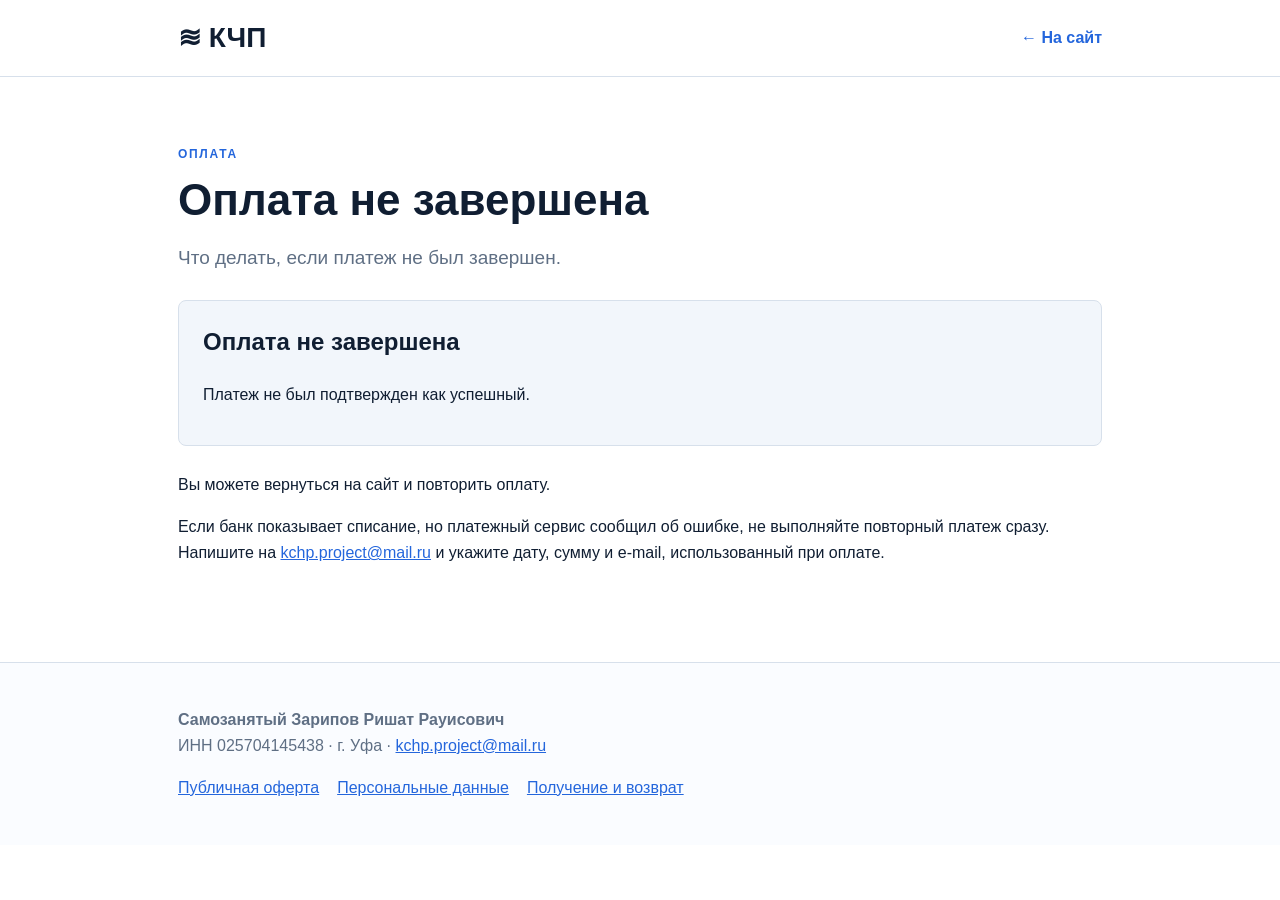
<file: payment-fail.html>
<!doctype html>
<html lang="ru">
<head>
<meta charset="utf-8">
<meta name="viewport" content="width=device-width,initial-scale=1">
<title>Оплата не завершена — КЧП</title>
<style>
:root{--ink:#101e32;--blue:#2466dc;--pale:#f2f6fb;--line:#d7e0eb;--muted:#5f6f84}
*{box-sizing:border-box}
body{margin:0;font-family:Arial,Helvetica,sans-serif;color:var(--ink);background:#fff;line-height:1.62}
.header{border-bottom:1px solid var(--line);background:#fff}
.wrap{max-width:980px;margin:0 auto;padding:0 28px}
.header .wrap{display:flex;align-items:center;justify-content:space-between;min-height:76px}
.brand{font-size:28px;font-weight:700;text-decoration:none;color:var(--ink)}
.back{color:var(--blue);text-decoration:none;font-weight:600}
main{padding:56px 0 80px}
.eyebrow{font-size:12px;letter-spacing:.14em;color:var(--blue);font-weight:700;text-transform:uppercase}
h1{font-size:44px;line-height:1.08;margin:10px 0 18px}
h2{font-size:24px;margin-top:38px}
p,li{font-size:16px}
.lead{font-size:19px;color:var(--muted);max-width:780px}
.box{background:var(--pale);border:1px solid var(--line);padding:22px 24px;border-radius:8px;margin:26px 0}
footer{border-top:1px solid var(--line);background:#fafcff;padding:28px 0;color:var(--muted);font-size:14px}
footer a{margin-right:18px}
a{color:var(--blue)}
@media(max-width:640px){.wrap{padding:0 18px}h1{font-size:34px}.header .wrap{min-height:66px}}
</style>
</head>
<body>
<header class="header"><div class="wrap">
<a class="brand" href="https://zrishat000.github.io/kchp-landing/">≋ КЧП</a>
<a class="back" href="https://zrishat000.github.io/kchp-landing/">← На сайт</a>
</div></header>
<main><div class="wrap">
<p class="eyebrow">Оплата</p>
<h1>Оплата не завершена</h1>
<p class="lead">Что делать, если платеж не был завершен.</p>

<div class="box"><h2 style="margin-top:0">Оплата не завершена</h2><p>Платеж не был подтвержден как успешный.</p></div>
<p>Вы можете вернуться на сайт и повторить оплату.</p>
<p>Если банк показывает списание, но платежный сервис сообщил об ошибке, не выполняйте повторный платеж сразу. Напишите на <a href="mailto:kchp.project@mail.ru">kchp.project@mail.ru</a> и укажите дату, сумму и e-mail, использованный при оплате.</p>

</div></main>
<footer><div class="wrap">
<p><strong>Самозанятый Зарипов Ришат Рауисович</strong><br>ИНН 025704145438 · г. Уфа · <a href="mailto:kchp.project@mail.ru">kchp.project@mail.ru</a></p>
<p><a href="offer.html">Публичная оферта</a><a href="privacy.html">Персональные данные</a><a href="delivery.html">Получение и возврат</a></p>
</div></footer>
</body>
</html>
</file>
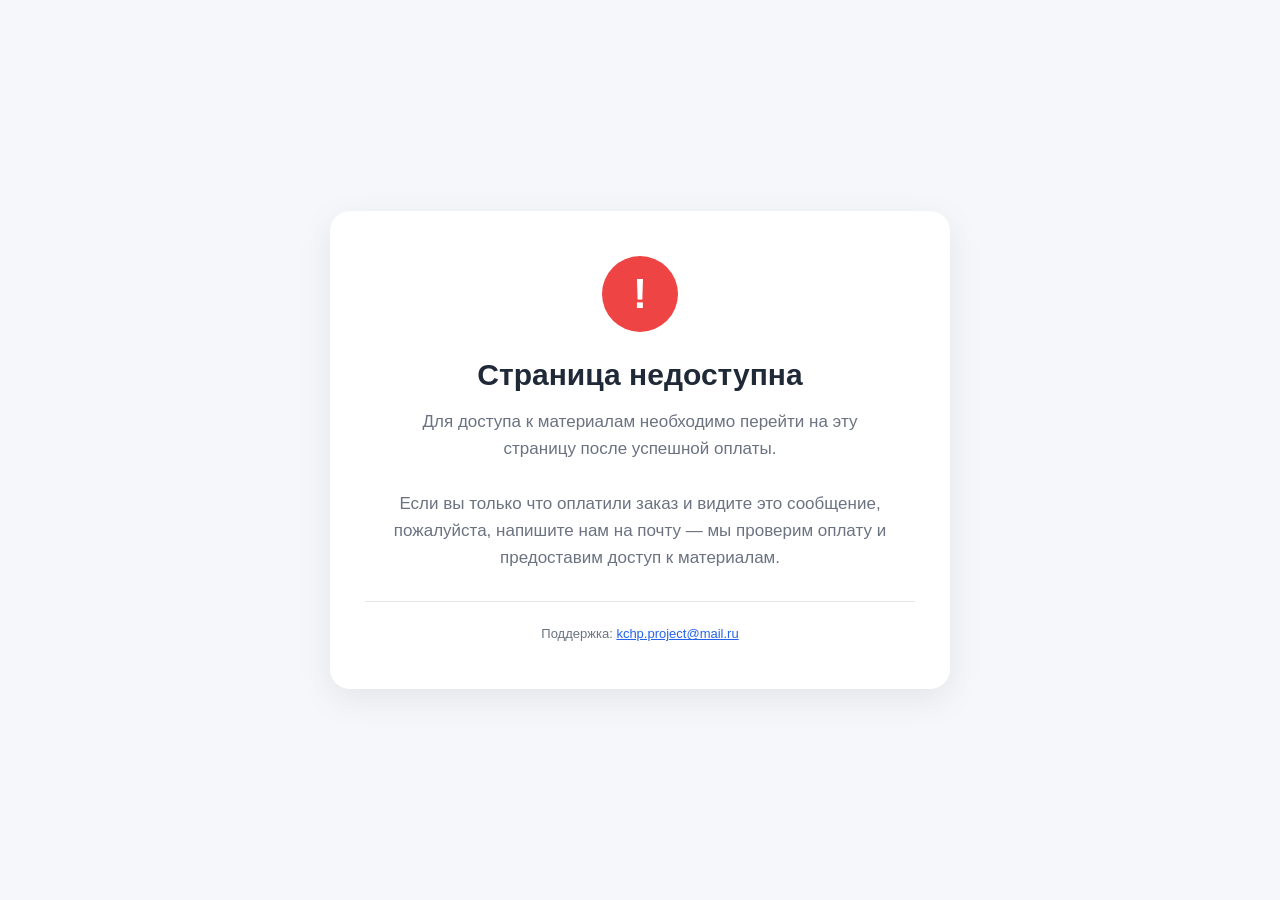
<file: payment-success.html>
<!DOCTYPE html>
<html lang="ru">
<head>
    <meta charset="UTF-8">
    <meta name="viewport" content="width=device-width, initial-scale=1.0">
    <meta name="robots" content="noindex, nofollow">

    <title>Оплата прошла успешно — Вентиляция чистых помещений</title>

    <style>
        * {
            box-sizing: border-box;
        }

        body {
            margin: 0;
            min-height: 100vh;
            font-family: Arial, Helvetica, sans-serif;
            background: #f5f7fa;
            color: #1f2937;
            display: flex;
            align-items: center;
            justify-content: center;
            padding: 20px;
        }

        .card {
            width: 100%;
            max-width: 620px;
            background: #fff;
            border-radius: 20px;
            padding: 45px 35px;
            text-align: center;
            box-shadow: 0 10px 35px rgba(0, 0, 0, 0.08);
        }

        .success-icon {
            width: 76px;
            height: 76px;
            margin: 0 auto 25px;
            border-radius: 50%;
            background: #22c55e;
            color: #fff;
            display: flex;
            align-items: center;
            justify-content: center;
            font-size: 42px;
            font-weight: bold;
        }

        .error-icon {
            background: #ef4444;
        }

        h1 {
            margin: 0 0 15px;
            font-size: 30px;
            line-height: 1.2;
        }

        .subtitle {
            margin: 0 auto 30px;
            max-width: 500px;
            color: #6b7280;
            font-size: 17px;
            line-height: 1.6;
        }

        .product {
            background: #f3f4f6;
            border-radius: 14px;
            padding: 20px;
            margin-bottom: 25px;
        }

        .product-title {
            font-size: 19px;
            font-weight: 700;
            margin-bottom: 8px;
        }

        .product-description {
            color: #6b7280;
            font-size: 14px;
            line-height: 1.5;
        }

        .order {
            margin-bottom: 25px;
            color: #6b7280;
            font-size: 14px;
        }

        .order strong {
            color: #1f2937;
        }

        .download-button {
            display: none;
            width: 100%;
            padding: 17px 25px;
            background: #111827;
            color: #fff;
            text-decoration: none;
            border-radius: 12px;
            font-size: 18px;
            font-weight: 700;
            transition: transform 0.15s ease, opacity 0.15s ease;
        }

        .download-button:hover {
            opacity: 0.9;
            transform: translateY(-1px);
        }

        .note {
            display: none;
            margin-top: 18px;
            color: #6b7280;
            font-size: 13px;
            line-height: 1.5;
        }

        .error {
            display: none;
        }

        #successBlock {
            display: none;
        }

        .support {
            margin-top: 30px;
            padding-top: 22px;
            border-top: 1px solid #e5e7eb;
            color: #6b7280;
            font-size: 13px;
            line-height: 1.5;
        }

        .support a {
            color: #2563eb;
        }

        @media (max-width: 480px) {
            .card {
                padding: 35px 22px;
            }

            h1 {
                font-size: 25px;
            }

            .subtitle {
                font-size: 16px;
            }
        }
    </style>
</head>

<body>

<div class="card">

    <div id="successBlock">

        <div class="success-icon">✓</div>

        <h1>Оплата прошла успешно!</h1>

        <p class="subtitle">
            Спасибо за покупку. Ваш практический комплект готов к скачиванию.
        </p>

        <div class="product">
            <div class="product-title">
                «Вентиляция чистых помещений»
            </div>

            <div class="product-description">
                Практический комплект для инженеров-проектировщиков ОВиК:
                материалы, примеры и инструменты для работы с проектами.
            </div>
        </div>

        <div class="order">
            Номер заказа:
            <strong id="orderId">определяется...</strong>
        </div>

        <a
            id="downloadBtn"
            class="download-button"
            target="_blank"
            rel="noopener noreferrer"
        >
            📥 Скачать комплект
        </a>

        <div id="downloadNote" class="note">
            После нажатия откроется страница скачивания на Яндекс Диске.
        </div>

    </div>

    <div id="errorBlock" class="error">

        <div class="success-icon error-icon">!</div>

        <h1>Страница недоступна</h1>

        <p class="subtitle">
            Для доступа к материалам необходимо перейти на эту страницу
            после успешной оплаты.
            <br><br>
            Если вы только что оплатили заказ и видите это сообщение,
            пожалуйста, напишите нам на почту — мы проверим оплату
            и предоставим доступ к материалам.
        </p>

    </div>

    <div class="support">
        Поддержка:
        <a href="mailto:kchp.project@mail.ru">
            kchp.project@mail.ru
        </a>
    </div>

</div>

<script>
    /*
     * Минимальная защита без сервера.
     *
     * ВАЖНО:
     * Эта проверка НЕ подтверждает факт оплаты через Robokassa.
     * Она только требует наличия корректного InvId.
     */

    const params = new URLSearchParams(window.location.search);

    const invId = params.get('InvId');

    const successBlock = document.getElementById('successBlock');
    const errorBlock = document.getElementById('errorBlock');
    const orderId = document.getElementById('orderId');
    const downloadBtn = document.getElementById('downloadBtn');
    const downloadNote = document.getElementById('downloadNote');

    /*
     * Явно приводим результат к Boolean.
     */
    const validInvId =
        Boolean(invId) &&
        /^\d+$/.test(invId);

    if (validInvId) {

        /*
         * Показываем успешный блок только после
         * успешной проверки InvId.
         */
        successBlock.style.display = 'block';

        orderId.textContent = invId;

        /*
         * Ссылка на Яндекс.Диск разбита на две части
         * и закодирована Base64.
         *
         * Это НЕ является полноценной защитой.
         * Это лишь убирает ссылку из открытого HTML-кода.
         */

        const part1 = 'aHR0cHM6Ly9kaXNrLnlhbmRleC5ydS9kLw==';
        const part2 = 'Y0Fyb0VwWlFpYnhpNkE=';

        try {

            const downloadUrl =
                atob(part1) +
                atob(part2);

            /*
             * Дополнительная проверка,
             * что получилась ожидаемая ссылка.
             */
            if (!downloadUrl.startsWith('https://disk.yandex.ru/d/')) {
                throw new Error('Некорректный адрес скачивания');
            }

            downloadBtn.href = downloadUrl;
            downloadBtn.style.display = 'inline-block';
            downloadNote.style.display = 'block';

        } catch (error) {

            /*
             * Если Base64 повреждён или ссылка сформирована
             * некорректно — не показываем кнопку скачивания.
             */

            successBlock.style.display = 'none';
            errorBlock.style.display = 'block';

            console.error(
                'Ошибка формирования ссылки на скачивание:',
                error
            );
        }

    } else {

        /*
         * InvId отсутствует или имеет неправильный формат.
         */

        successBlock.style.display = 'none';
        errorBlock.style.display = 'block';

    }
</script>

</body>
</html>
</file>
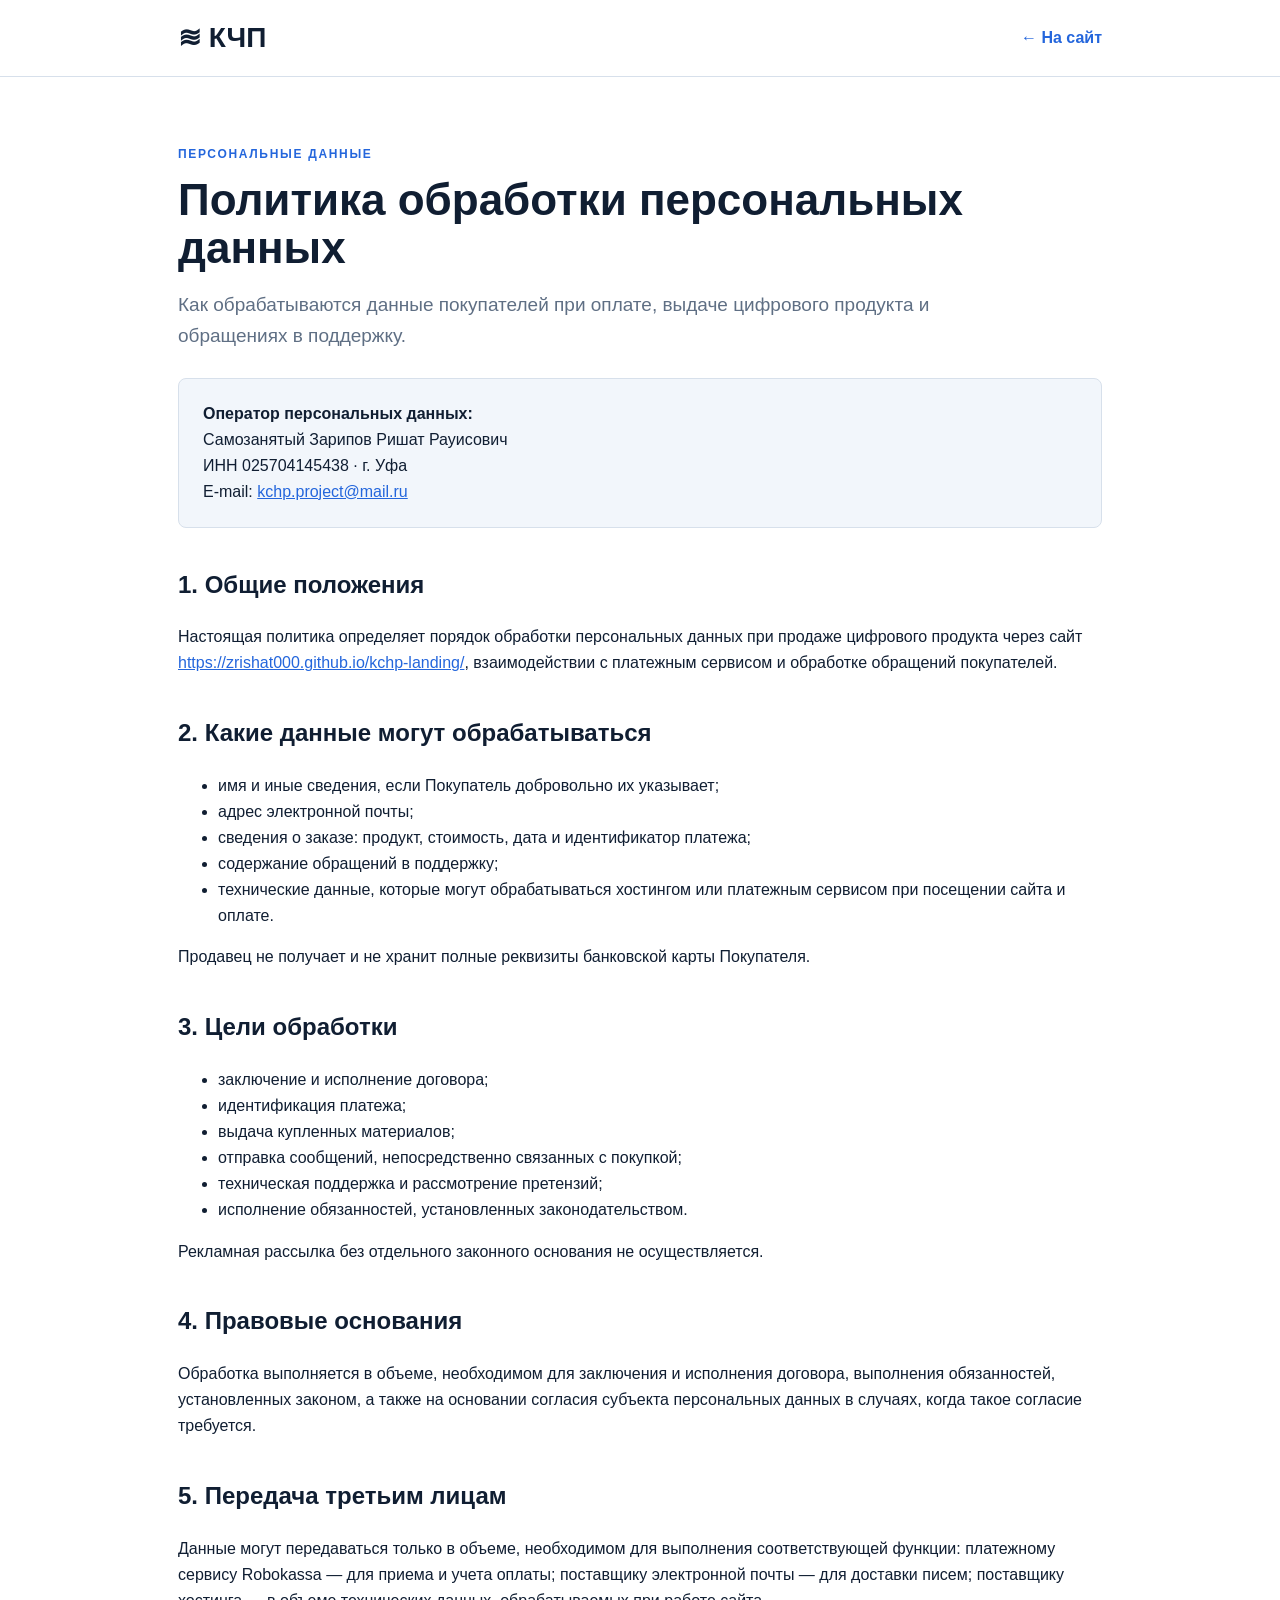
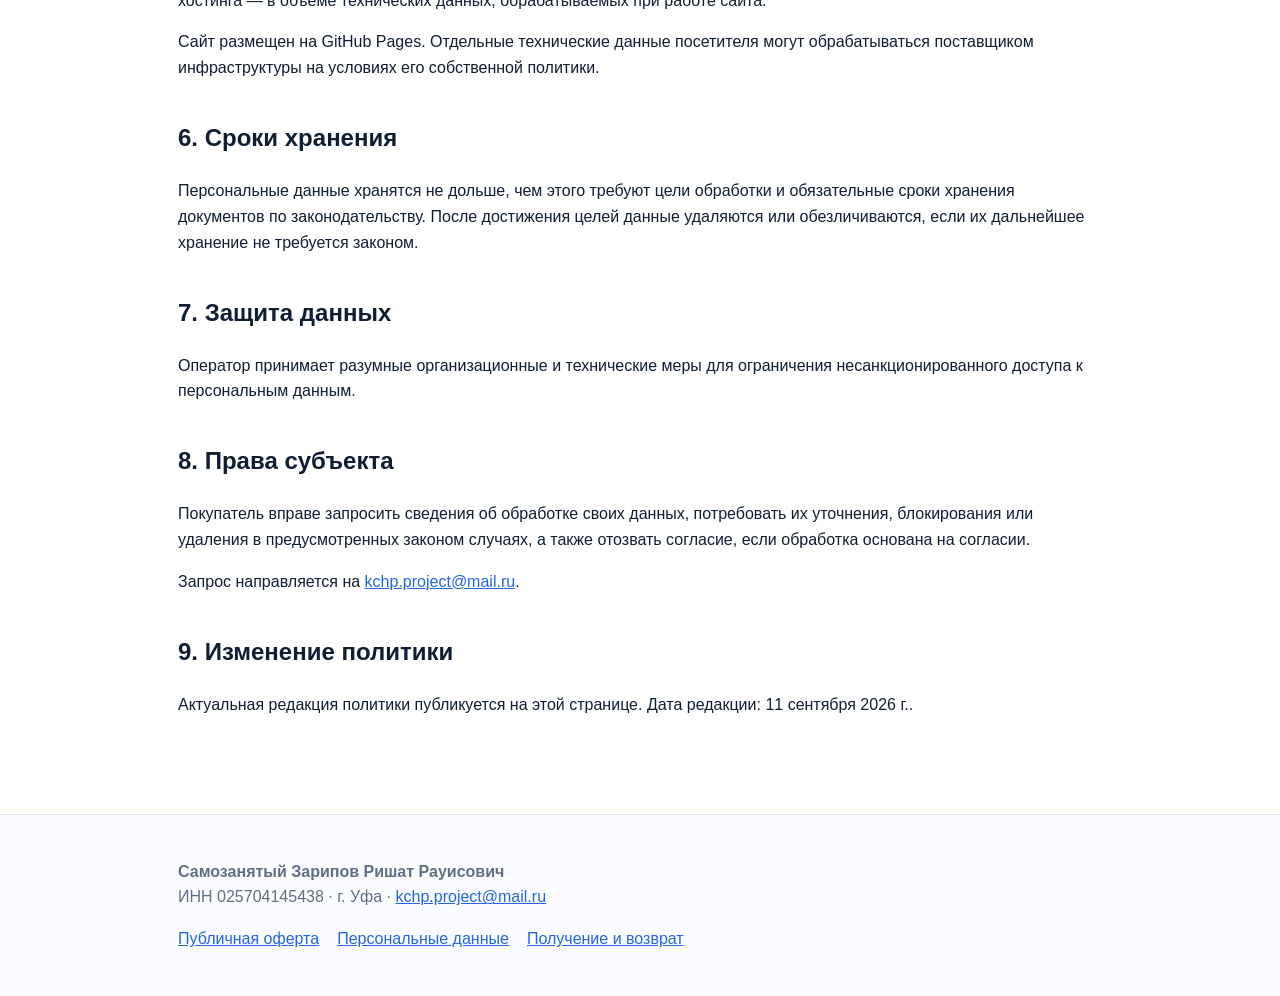
<file: privacy.html>
<!doctype html>
<html lang="ru">
<head>
<meta charset="utf-8">
<meta name="viewport" content="width=device-width,initial-scale=1">
<title>Политика обработки персональных данных — КЧП</title>
<style>
:root{--ink:#101e32;--blue:#2466dc;--pale:#f2f6fb;--line:#d7e0eb;--muted:#5f6f84}
*{box-sizing:border-box}
body{margin:0;font-family:Arial,Helvetica,sans-serif;color:var(--ink);background:#fff;line-height:1.62}
.header{border-bottom:1px solid var(--line);background:#fff}
.wrap{max-width:980px;margin:0 auto;padding:0 28px}
.header .wrap{display:flex;align-items:center;justify-content:space-between;min-height:76px}
.brand{font-size:28px;font-weight:700;text-decoration:none;color:var(--ink)}
.back{color:var(--blue);text-decoration:none;font-weight:600}
main{padding:56px 0 80px}
.eyebrow{font-size:12px;letter-spacing:.14em;color:var(--blue);font-weight:700;text-transform:uppercase}
h1{font-size:44px;line-height:1.08;margin:10px 0 18px}
h2{font-size:24px;margin-top:38px}
p,li{font-size:16px}
.lead{font-size:19px;color:var(--muted);max-width:780px}
.box{background:var(--pale);border:1px solid var(--line);padding:22px 24px;border-radius:8px;margin:26px 0}
footer{border-top:1px solid var(--line);background:#fafcff;padding:28px 0;color:var(--muted);font-size:14px}
footer a{margin-right:18px}
a{color:var(--blue)}
@media(max-width:640px){.wrap{padding:0 18px}h1{font-size:34px}.header .wrap{min-height:66px}}
</style>
</head>
<body>
<header class="header"><div class="wrap">
<a class="brand" href="https://zrishat000.github.io/kchp-landing/">≋ КЧП</a>
<a class="back" href="https://zrishat000.github.io/kchp-landing/">← На сайт</a>
</div></header>
<main><div class="wrap">
<p class="eyebrow">Персональные данные</p>
<h1>Политика обработки персональных данных</h1>
<p class="lead">Как обрабатываются данные покупателей при оплате, выдаче цифрового продукта и обращениях в поддержку.</p>

<div class="box"><strong>Оператор персональных данных:</strong><br>
Самозанятый Зарипов Ришат Рауисович<br>ИНН 025704145438 · г. Уфа<br>
E-mail: <a href="mailto:kchp.project@mail.ru">kchp.project@mail.ru</a></div>

<h2>1. Общие положения</h2>
<p>Настоящая политика определяет порядок обработки персональных данных при продаже цифрового продукта через сайт <a href="https://zrishat000.github.io/kchp-landing/">https://zrishat000.github.io/kchp-landing/</a>, взаимодействии с платежным сервисом и обработке обращений покупателей.</p>

<h2>2. Какие данные могут обрабатываться</h2>
<ul>
<li>имя и иные сведения, если Покупатель добровольно их указывает;</li>
<li>адрес электронной почты;</li>
<li>сведения о заказе: продукт, стоимость, дата и идентификатор платежа;</li>
<li>содержание обращений в поддержку;</li>
<li>технические данные, которые могут обрабатываться хостингом или платежным сервисом при посещении сайта и оплате.</li>
</ul>
<p>Продавец не получает и не хранит полные реквизиты банковской карты Покупателя.</p>

<h2>3. Цели обработки</h2>
<ul>
<li>заключение и исполнение договора;</li>
<li>идентификация платежа;</li>
<li>выдача купленных материалов;</li>
<li>отправка сообщений, непосредственно связанных с покупкой;</li>
<li>техническая поддержка и рассмотрение претензий;</li>
<li>исполнение обязанностей, установленных законодательством.</li>
</ul>
<p>Рекламная рассылка без отдельного законного основания не осуществляется.</p>

<h2>4. Правовые основания</h2>
<p>Обработка выполняется в объеме, необходимом для заключения и исполнения договора, выполнения обязанностей, установленных законом, а также на основании согласия субъекта персональных данных в случаях, когда такое согласие требуется.</p>

<h2>5. Передача третьим лицам</h2>
<p>Данные могут передаваться только в объеме, необходимом для выполнения соответствующей функции: платежному сервису Robokassa — для приема и учета оплаты; поставщику электронной почты — для доставки писем; поставщику хостинга — в объеме технических данных, обрабатываемых при работе сайта.</p>
<p>Сайт размещен на GitHub Pages. Отдельные технические данные посетителя могут обрабатываться поставщиком инфраструктуры на условиях его собственной политики.</p>

<h2>6. Сроки хранения</h2>
<p>Персональные данные хранятся не дольше, чем этого требуют цели обработки и обязательные сроки хранения документов по законодательству. После достижения целей данные удаляются или обезличиваются, если их дальнейшее хранение не требуется законом.</p>

<h2>7. Защита данных</h2>
<p>Оператор принимает разумные организационные и технические меры для ограничения несанкционированного доступа к персональным данным.</p>

<h2>8. Права субъекта</h2>
<p>Покупатель вправе запросить сведения об обработке своих данных, потребовать их уточнения, блокирования или удаления в предусмотренных законом случаях, а также отозвать согласие, если обработка основана на согласии.</p>
<p>Запрос направляется на <a href="mailto:kchp.project@mail.ru">kchp.project@mail.ru</a>.</p>

<h2>9. Изменение политики</h2>
<p>Актуальная редакция политики публикуется на этой странице. Дата редакции: 11 сентября 2026 г..</p>

</div></main>
<footer><div class="wrap">
<p><strong>Самозанятый Зарипов Ришат Рауисович</strong><br>ИНН 025704145438 · г. Уфа · <a href="mailto:kchp.project@mail.ru">kchp.project@mail.ru</a></p>
<p><a href="offer.html">Публичная оферта</a><a href="privacy.html">Персональные данные</a><a href="delivery.html">Получение и возврат</a></p>
</div></footer>
</body>
</html>
</file>
<file: styles.css>
/* Theme and layout: plain CSS, no external dependencies. */
:root{--navy:#101e32;--navy-light:#192b44;--blue:#2466dc;--ice:#82b4ff;--ink:#17263a;--muted:#5b6879;--line:#dbe2eb;--pale:#f3f6fa;--white:#fff;--radius:8px;--content:1200px}
*{box-sizing:border-box}html{scroll-behavior:smooth;scroll-padding-top:96px}body{margin:0;font-family:Inter,ui-sans-serif,system-ui,-apple-system,BlinkMacSystemFont,"Segoe UI",Arial,sans-serif;font-size:16px;line-height:1.6;color:var(--ink);background:white}a{color:inherit;text-decoration:none}button{font:inherit}button,a,summary{-webkit-tap-highlight-color:transparent}a,button,summary{touch-action:manipulation}a:focus-visible,button:focus-visible,summary:focus-visible,[tabindex]:focus-visible{outline:3px solid #e29d28;outline-offset:5px}p,h1,h2,h3,figure{margin:0}h1,h2,h3{line-height:1.14;letter-spacing:-.035em}h1{font-size:clamp(2.35rem,5.1vw,4.2rem);font-weight:700}h2{font-size:clamp(2rem,3.5vw,2.9rem);font-weight:600;margin-bottom:24px}h3{font-size:1.125rem;letter-spacing:-.02em}p{color:var(--muted)}ul,ol{margin:0;padding:0}.container{width:calc(100% - 40px);max-width:var(--content);margin-inline:auto}.section{padding:68px 0}.pale{background:var(--pale)}.eyebrow{font:600 .75rem/1.6 Arial,sans-serif;letter-spacing:.13em;color:var(--blue);margin-bottom:24px}.lead{font-size:1.0625rem;line-height:1.8}.button{display:inline-flex;align-items:center;justify-content:center;gap:16px;background:var(--blue);color:white;padding:16px 23px;border-radius:5px;font-weight:600;line-height:1.4;min-height:54px;transition:background .18s,transform .18s}.button:hover{background:#1958c5;transform:translateY(-2px)}.button span[aria-hidden]{margin-left:10px;font-size:1.3rem}.skip{position:fixed;top:-100px;left:20px;z-index:30;background:white;padding:12px}.skip:focus{top:10px}.header{position:sticky;top:0;z-index:20;background:#fff;border-bottom:1px solid var(--line)}.header-row{min-height:80px;display:flex;align-items:center;justify-content:space-between;gap:24px;flex-wrap:wrap}.brand{display:flex;align-items:center;gap:10px;font-weight:800;font-size:1.35rem;white-space:nowrap}.brand-mark{display:grid;place-items:center;background:var(--blue);color:white;width:32px;height:32px;border-radius:4px;font-size:1.8rem;line-height:1}.brand-caption{display:none;font-size:.625rem;letter-spacing:.1em;border-left:1px solid var(--line);padding-left:12px;color:var(--muted);max-width:110px;white-space:normal}.header nav{display:flex;gap:20px;flex-wrap:wrap;align-items:center;width:100%;padding:0 0 20px;font-size:.875rem}.header nav a:hover{color:var(--blue)}.nav-buy{border:1px solid var(--line);border-radius:5px;padding:10px 16px;font-weight:600}.menu-toggle{display:none;border:1px solid var(--line);background:white;width:44px;height:44px;border-radius:4px;padding:12px}.menu-toggle span{display:block;height:2px;background:var(--ink);margin:5px 0}.js .menu-toggle{display:block}.js .header nav{display:none}.js .header nav.is-open{display:flex}.hero{background:var(--navy);color:white;padding:54px 0 0;overflow:hidden}.hero .eyebrow{color:#adbdcf;display:flex;align-items:center;gap:10px}.dot{width:6px;height:6px;background:var(--ice);border-radius:50%}.hero h1 span,.check-section h2 span{color:var(--ice)}.hero .lead{color:#b8c5d5;margin-top:26px;max-width:580px}.formats{color:#bdcadd;font-size:.8125rem;margin-top:26px}.hero-purchase{display:flex;gap:24px;align-items:center;flex-wrap:wrap;margin-top:24px}.hero-price{font-size:1.5rem;font-weight:600;white-space:nowrap}.text-link{display:inline-flex;gap:16px;margin-top:22px;color:#c5d3e5;font-size:.875rem}.text-link:hover{color:white}.hero-grid{display:grid;gap:36px}.hero-bottom{border-top:1px solid #2a3950;display:flex;flex-wrap:wrap;gap:14px 30px;justify-content:space-between;padding-block:23px;margin-top:36px;font-size:.6875rem;letter-spacing:.1em;color:#9fb0c6}.product-visual{position:relative;min-height:450px;max-width:550px;width:100%;margin:auto}.book{position:absolute;left:5%;top:16px;width:66%;height:355px;background:#eaf0f7;color:var(--ink);padding:24px;border-left:8px solid #ccd7e7;box-shadow:15px 20px 40px #0004;transform:rotate(-6deg);z-index:2}.book-top{display:flex;justify-content:space-between;font-size:.65rem;color:#55677f}.book-title{font-size:clamp(1.45rem,3vw,2.1rem);line-height:1.1;font-weight:700;letter-spacing:-.03em;margin-top:27px}.book p{font-size:.75rem;line-height:1.4;margin-top:16px}.book-diagram{display:flex;justify-content:space-evenly;margin-top:22px;border-top:2px solid #407fd4;border-bottom:1px solid #9fbbde;height:55px}.book-diagram span{width:1px;height:40px;background:#407fd4;position:relative}.book-diagram span:after{content:'';position:absolute;bottom:0;left:-3px;border-left:4px solid transparent;border-right:4px solid transparent;border-top:6px solid #407fd4}.book-bottom{display:flex;justify-content:space-between;font-size:.52rem;line-height:1.5;margin-top:17px}.book-bottom b{font-size:.8rem}.drawing{position:absolute;right:0;top:0;width:65%;height:330px;transform:rotate(7deg);background-color:#1c324e;background-image:linear-gradient(#47608130 1px,transparent 1px),linear-gradient(90deg,#47608130 1px,transparent 1px);background-size:20px 20px;border:1px solid #526984;color:#afc8e8;padding:18px}.drawing>span,.drawing small{font-size:.5rem;letter-spacing:.08em}.room{border:2px solid #7e9abb;height:185px;margin:24px 5px 13px;position:relative}.supply{position:absolute;left:25%;right:25%;top:-8px;height:15px;background:#75a9ee;border:3px solid #24486f}.room b{position:absolute;left:30%;top:30px;color:var(--ice);font-size:1.4rem}.zone{position:absolute;top:85px;left:24%;width:50%;height:50px;border:1px dashed #9cbbde}.room em{position:absolute;right:8%;bottom:10px}.mini-check{position:absolute;z-index:3;right:0;top:270px;width:76%;background:#fff;border:1px solid #d4dfeb;color:var(--ink);padding:17px 20px;border-radius:6px;box-shadow:0 14px 35px #0003}.mini-check>div:first-child{display:flex;align-items:center;gap:10px}.excel-icon{display:inline-grid;place-items:center;width:27px;height:30px;background:#e4f1ec;color:#26724f;border-radius:3px;font-size:.8rem;font-weight:700;flex-shrink:0}.mini-check strong{font-size:.875rem}.file-type{margin-left:auto;font-size:.625rem;color:var(--muted)}.mini-check p{font-size:.7rem;margin:8px 0}.mini-row{display:flex;justify-content:space-between;font-size:.6875rem;border-top:1px solid #edf0f4;padding:4px 0}.mini-status{font-size:.625rem;color:#59728d}.product-visual>figcaption{position:absolute;top:450px;right:0;color:#9eb0c6;font-size:.625rem;text-align:right}.problem-grid{display:grid;gap:16px;margin-top:36px}.problem-grid article{border:1px solid var(--line);border-radius:var(--radius);padding:24px}.problem-grid article>span{font-size:.75rem;color:#8292a6}.problem-grid h3{margin:18px 0 12px}.problem-grid p{font-size:.9375rem}.problem-note{background:var(--pale);padding:26px;border-radius:var(--radius);font-size:1.1rem;line-height:1.55;display:flex;flex-direction:column;justify-content:center}.problem-note strong{color:var(--blue)}.problem-note>span{font-size:1.7rem;margin-top:12px;color:var(--blue)}.section-heading{display:flex;flex-wrap:wrap;align-items:end;justify-content:space-between;gap:20px;margin-bottom:36px}.section-heading h2{margin-bottom:0}.section-heading>p{max-width:390px}.topics{display:grid;list-style:none;counter-reset:topic;gap:10px}.topics li{display:flex;align-items:center;gap:16px;background:white;border:1px solid var(--line);border-radius:5px;padding:19px 20px;font-size:.9375rem;counter-increment:topic}.topics li:before{content:counter(topic,decimal-leading-zero);font-size:.75rem;color:var(--blue)}.check-section{background:var(--navy);color:white}.check-section .eyebrow{color:var(--ice)}.check-grid{display:grid;gap:36px;align-items:center}.check-section .lead{color:#b9c7d9;max-width:480px}.check-features{list-style:none;margin-top:28px;display:grid;gap:8px;color:#c6d3e3;font-size:.9375rem}.check-features li{padding-left:22px;position:relative}.check-features li:before{content:'+';position:absolute;left:0;color:var(--ice)}.check-window{background:#fff;color:var(--ink);border-radius:9px;overflow:hidden;box-shadow:0 24px 60px #0003;border:1px solid #52627a}.window-title{display:flex;align-items:center;gap:10px;padding:18px 22px;background:#f5f8fc}.window-title>span:last-child{margin-left:auto;font-size:.625rem;letter-spacing:.1em;color:var(--muted)}.window-tabs{display:flex;gap:22px;border-block:1px solid var(--line);padding:12px 22px;font-size:.75rem;color:var(--muted)}.window-tabs span:first-child{color:var(--blue)}.sheet{padding:4px 20px 20px}.sheet-label{font-size:.625rem;font-weight:700;letter-spacing:.1em;color:#708095;margin:24px 0 12px}.sheet-row{display:grid;grid-template-columns:minmax(0,1fr) 50px 36px;gap:8px;align-items:center;border-bottom:1px solid #e5eaf0;font-size:.8125rem;padding:12px 0}.sheet-row b{background:#edf4ff;text-align:center;padding:2px 0;font-weight:400}.sheet-row small{color:#708095;font-size:.6875rem}.sheet-row.total{font-weight:600;background:#f5f8fc}.sheet-status{background:#edf3f9;color:#526d8b;padding:13px;font-size:.75rem;margin-top:20px}.sheet-status span{margin-right:6px}.check-window figcaption{background:#f5f8fc;color:#68768b;font-size:.625rem;padding:12px 20px;border-top:1px solid var(--line)}.check-note{color:#b9c7d9;border-top:1px solid #33415a;padding-top:28px;margin-top:48px;font-size:1rem}.check-note span{color:var(--ice);font-size:1.5rem;margin-right:12px}.check-note strong{color:white;font-weight:500}.section-intro{max-width:600px;margin-bottom:36px}.workflow{list-style:none;counter-reset:step;display:grid;gap:10px}.workflow li{counter-increment:step;position:relative;border:1px solid var(--line);border-radius:5px;padding:22px 30px 22px 22px;font-size:.875rem;min-height:100px}.workflow li:before{content:counter(step,decimal-leading-zero);display:block;font-size:.6875rem;color:var(--blue);margin-bottom:15px}.workflow li:not(:last-child):after{content:'↓';position:absolute;bottom:-16px;right:20px;color:var(--blue);z-index:1;background:#fff;padding-inline:5px}.workflow li:last-child{background:var(--navy);color:white}.kit{display:grid;gap:30px}.kit>div>p:last-child{max-width:340px}.kit-list{list-style:none;background:white;border:1px solid var(--line);border-radius:var(--radius);padding:8px 24px}.kit-list li{display:flex;gap:18px;padding:22px 0;border-bottom:1px solid var(--line);align-items:start}.kit-list li:last-child{border-bottom:0}.kit-list li>span{font-size:.625rem;color:var(--blue);background:#edf4ff;padding:5px 7px;min-width:58px;text-align:center;margin-top:2px}.kit-list h3{font-size:1rem;margin-bottom:5px}.kit-list p{font-size:.875rem}.audience-grid{display:grid;gap:20px;margin-top:36px}.audience-grid article{border-top:2px solid var(--line);padding:24px 0}.audience-grid h3{margin-bottom:12px}.audience-grid p{font-size:.9375rem}.honest{background:var(--pale);border-left:3px solid #8194ac;padding:28px;margin-top:30px;display:grid;gap:20px}.honest ul{list-style:none;color:var(--muted);display:grid;gap:5px;font-size:.9375rem}.honest p{margin-top:20px;color:var(--ink)}.author{display:grid;gap:30px;align-items:center}.author-monogram{height:220px;background:var(--navy);color:#a9c9f6;font-size:4.5rem;letter-spacing:-.06em;display:flex;flex-direction:column;align-items:center;justify-content:center;border-radius:6px}.author-monogram span{font-size:.6875rem;letter-spacing:.15em;color:#9dafc6}.author h3{font-size:1.35rem;margin-bottom:18px}.author p:last-child{max-width:650px}.pricing{display:grid;gap:35px;border:1px solid var(--line);border-radius:10px;padding:30px}.included{list-style:none;display:grid;gap:10px;margin-top:24px}.included li{position:relative;padding-left:27px;font-size:.9375rem}.included li:before{content:'✓';position:absolute;left:0;color:var(--blue)}.price-panel{background:var(--pale);border-radius:7px;padding:30px;display:flex;flex-direction:column;align-items:start;justify-content:center;min-width:0}.price-caption{font-size:.6875rem;letter-spacing:.12em;color:var(--muted)}.price{font-size:clamp(2.8rem,5vw,4rem);font-weight:600;letter-spacing:-.06em;color:var(--ink);white-space:nowrap;margin-top:10px}.price-panel>p:not(.price){font-size:.8125rem}.price-panel .button{margin-top:24px;width:100%}.payment-note{margin-top:16px}.payment-note.is-active{color:var(--ink)}.faq-layout{display:grid;gap:16px}.faq-list details{border-bottom:1px solid #d6dee9}.faq-list summary{cursor:pointer;font-weight:500;padding:22px 34px 22px 0;position:relative;list-style:none;line-height:1.45}.faq-list summary::-webkit-details-marker{display:none}.faq-list summary:after{content:'+';position:absolute;right:4px;top:19px;color:var(--blue);font-size:1.4rem;font-weight:400}.faq-list details[open] summary:after{content:'−'}.faq-list details p{padding:0 28px 24px 0;font-size:.9375rem}.final-cta{padding:72px 0;background:var(--navy);color:white;text-align:center}.final-cta .eyebrow{color:var(--ice)}.final-cta h2{max-width:900px;margin:0 auto 30px}.final-cta .button{flex-wrap:wrap;gap:5px 8px}footer{background:var(--navy);color:#aabbd0;border-top:1px solid #2d3d55;padding:28px 0}.footer-row{display:flex;flex-wrap:wrap;gap:20px 35px;align-items:center;justify-content:space-between;font-size:.8125rem}.footer-row .brand{color:white}footer a:hover{color:white}
@media(min-width:600px){.container{width:calc(100% - 64px)}.brand-caption{display:block}.section{padding:84px 0}.problem-grid,.audience-grid,.topics{grid-template-columns:repeat(2,minmax(0,1fr))}.workflow{grid-template-columns:repeat(2,minmax(0,1fr))}.product-visual{min-height:500px}.book{height:390px}.book-title{font-size:2.2rem}.book-diagram{margin-top:30px;height:70px}.mini-check{top:300px;width:68%}.product-visual>figcaption{top:480px}.drawing{height:365px}.room{height:220px}.author{grid-template-columns:180px 1fr}.author-monogram{height:240px}.pricing{padding:42px}}
@media(min-width:1000px){.section{padding:104px 0}.header-row{flex-wrap:nowrap}.header nav,.js .header nav{display:flex;width:auto;padding:0;flex-wrap:nowrap;gap:25px}.js .menu-toggle{display:none}.hero{padding-top:76px}.hero-grid{grid-template-columns:1.1fr 1fr;gap:40px;align-items:center}.hero-bottom{margin-top:64px;padding-block:26px}.product-visual{min-height:500px}.book{left:7%;top:16px;width:64%;height:390px}.drawing{right:0;top:14px;width:66%}.mini-check{top:308px;width:71%}.problem-grid{grid-template-columns:repeat(4,minmax(0,1fr))}.topics{grid-template-columns:repeat(3,minmax(0,1fr))}.check-grid{grid-template-columns:1fr 1fr;gap:80px}.workflow{grid-template-columns:repeat(5,minmax(0,1fr));gap:16px}.workflow li:not(:last-child):after{content:'→';bottom:auto;top:42px;right:-16px}.workflow li:nth-child(5):after{content:'↓';top:auto;bottom:-20px;right:20px}.kit{grid-template-columns:.9fr 1.1fr;gap:70px}.audience-grid{grid-template-columns:repeat(3,minmax(0,1fr));gap:24px 40px}.honest{grid-template-columns:1fr 2fr;padding:35px}.honest ul{grid-template-columns:1fr 1fr;gap:10px 28px}.author{grid-template-columns:240px 1fr;gap:80px}.author-monogram{height:270px}.pricing{grid-template-columns:1.15fr 1fr;padding:54px;gap:70px}.price-panel{padding:38px}.faq-layout{grid-template-columns:.8fr 1.2fr;gap:60px}.final-cta{padding:90px 0}}
@media(max-width:359px){.container{width:calc(100% - 28px)}.pricing{padding:20px}.price-panel{padding:20px}.book{padding:18px}.mini-check{padding:14px}.hero-purchase{gap:16px}.button{padding:15px 18px}.kit-list{padding-inline:16px}}
.product-visual{min-height:510px}.product-visual>figcaption{top:475px;font-size:.75rem;line-height:1.5;max-width:100%}
@media(min-width:600px){.product-visual{min-height:545px}.product-visual>figcaption{top:505px}}
@media(prefers-reduced-motion:reduce){html{scroll-behavior:auto}*,*:before,*:after{transition:none!important}}

/* v2: retain the original engineering palette and components. */
[hidden]{display:none!important}
.section{padding:54px 0}
.hero{padding-top:44px}
.hero-bottom{margin-top:30px;justify-content:center;text-align:center;font-size:.8125rem;letter-spacing:.025em}
.header nav{max-height:calc(100dvh - 80px);overflow-y:auto}
.header nav a{min-height:44px;display:inline-flex;align-items:center}
.header .brand-caption{font-size:.625rem}
.outcomes{display:grid;list-style:none;counter-reset:outcome;gap:0 30px;margin-top:30px}
.outcomes li{counter-increment:outcome;position:relative;padding:20px 0 20px 45px;border-top:1px solid var(--line);font-size:1rem}
.outcomes li:before{content:counter(outcome,decimal-leading-zero);position:absolute;left:0;color:var(--blue);font-size:.8125rem;font-weight:600}
.preview-grid{display:grid;gap:24px}
.preview-card{border:1px solid var(--line);border-radius:8px;background:white;overflow:hidden;min-width:0}
.preview-media{position:relative;display:block;width:100%;aspect-ratio:3/4;padding:0;border:0;border-bottom:1px solid var(--line);color:var(--ink);background:#eaf0f7;text-align:center}
.preview-media:not(:disabled){cursor:zoom-in}
.preview-media:disabled{opacity:1}
.preview-media:focus-visible{outline-offset:-5px}
.technical-placeholder{display:flex;flex-direction:column;align-items:center;justify-content:center;gap:24px;background-color:#eaf0f7;background-image:linear-gradient(#92a8c126 1px,transparent 1px),linear-gradient(90deg,#92a8c126 1px,transparent 1px);background-size:24px 24px;text-align:center;color:#53677f;padding:24px;font-size:.875rem}
.preview-media .technical-placeholder{height:100%;width:100%}
.preview-index{font-size:.75rem;letter-spacing:.12em}
.placeholder-sheet{font-size:3rem;color:#7292b9;display:grid;place-items:center;width:100px;height:135px;border:1px solid #a8bbd0;background:#f8fafd}
.zoom-hint{position:absolute;right:12px;bottom:12px;background:var(--navy);color:white;padding:8px 12px;border-radius:4px;font-size:.8125rem;pointer-events:none}
.preview-media:disabled .zoom-hint{display:none}
.preview-copy{padding:24px}
.preview-copy h3{margin-bottom:10px}
.preview-copy p{font-size:.9375rem}
.preview-note{font-size:.8125rem;margin-top:20px}
.media-slot>img{display:block;width:100%;height:100%;object-fit:contain}
.drawing.has-image,.book.has-image,.mini-check.has-image{padding:0;overflow:hidden;background:#fff}
.drawing.has-image>img,.book.has-image>img{object-fit:contain}
.book>.media-fallback,.drawing>.media-fallback{height:100%}
.drawing .media-fallback>span,.drawing .media-fallback small{font-size:.625rem}
.mini-check .media-fallback>div:first-child{display:flex;gap:10px;align-items:center}
.mini-check.has-image{height:180px}
.book-top{font-size:.7rem}
.book-bottom{font-size:.6rem}
.book-title{font-size:clamp(1.4rem,3vw,2rem)}
.product-visual>figcaption{position:absolute;top:auto;bottom:0;padding-top:12px;text-align:center;width:100%}
.product-visual{min-height:510px}
.check-section>.container>.lead{max-width:660px}
.check-scenario{display:grid;gap:24px;margin-top:34px;padding:28px;background:var(--navy-light);border:1px solid #344963;border-radius:8px}
.check-scenario h3{font-size:1.5rem;color:#fff}
.check-scenario .check-features{margin-top:18px}
.scenario-arrow{color:var(--ice);font-size:2rem;line-height:1;transform:rotate(90deg);justify-self:center}
.check-showcase{display:grid;gap:28px;align-items:center;margin-top:32px}
.check-window.has-image>img{height:auto;max-height:560px}
.check-window figcaption{font-size:.75rem}
.check-explanation>p:not(.eyebrow){color:#d6e2f2;font-size:1.125rem}
.check-explanation .macro-note{margin-top:24px;font-size:.875rem!important;color:#adbed4!important}
.check-note{margin-top:30px;padding-top:24px}
.directions{display:grid;gap:16px}
.directions article{padding:24px;background:white;border:1px solid var(--line);border-radius:6px}
.direction-number{font-size:.75rem;color:var(--blue)}
.directions h3{margin:12px 0}
.directions ul{list-style:none;color:var(--muted);font-size:.9375rem}
.directions li+li{margin-top:4px}
.workflow{grid-template-columns:1fr;gap:12px}
.workflow li{min-height:0;display:flex;align-items:center;gap:16px;padding:16px 22px}
.workflow li:before{margin:0}
.workflow li:not(:last-child):after{content:'↓';top:auto;bottom:-17px;right:20px}
.kit-list li{padding:18px 0}
.audience-grid{margin-top:24px}
.limits-section{padding-top:0}
.honest{margin-top:0}
.honest h2{font-size:1.5rem;margin:0}
.honest ul{display:grid;grid-template-columns:1fr;align-content:center}
.honest li{padding-left:16px;position:relative}
.honest li:before{content:'—';position:absolute;left:0}
.value-note{margin-top:22px;font-size:.9375rem}
.final-cta{padding:58px 0}
.lightbox:not([open]){display:none}
.lightbox{padding:0;border:1px solid #62738a;border-radius:8px;width:min(1100px,calc(100% - 24px));max-width:calc(100% - 24px);max-height:90dvh;color:var(--ink);background:var(--pale);overflow:auto}
.lightbox::backdrop{background:#071323d9}
.lightbox-toolbar{display:flex;align-items:center;justify-content:space-between;gap:16px;padding:16px;position:sticky;top:0;background:white;border-bottom:1px solid var(--line);z-index:1}
.lightbox-toolbar h2{font-size:1.125rem;margin:0}
.lightbox-close{flex-shrink:0;min-height:44px;padding:8px 14px;background:white;border:1px solid var(--line);border-radius:4px;cursor:pointer;color:var(--ink)}
.lightbox-content{padding:20px;display:flex;justify-content:center;min-height:200px}
.lightbox-content>img{display:block;max-width:100%;height:auto;object-fit:contain;align-self:start}
.lightbox-content>.technical-placeholder{width:100%;min-height:50dvh}
.lightbox-open{overflow:hidden}
@media(min-width:600px){
 .outcomes,.directions{grid-template-columns:repeat(2,minmax(0,1fr))}
 .section{padding:64px 0}
 .limits-section{padding-top:0}
 .check-scenario{grid-template-columns:1fr 30px 1fr;gap:22px}
 .scenario-arrow{transform:none;align-self:center}
 .product-visual{min-height:545px}
}
@media(min-width:1000px){
 .section{padding:72px 0}
 .limits-section{padding-top:0}
 .preview-grid,.directions{grid-template-columns:repeat(3,minmax(0,1fr))}
 .check-showcase{grid-template-columns:1.15fr 1fr;gap:44px}
 .check-scenario{padding:32px 40px}
 .check-scenario .check-features{font-size:1rem}
 .workflow{grid-template-columns:repeat(5,minmax(0,1fr))}
 .workflow li{display:block;padding:17px;min-height:93px}
 .workflow li:before{margin-bottom:10px}
 .workflow li:not(:last-child):after{content:'→';top:32px;bottom:auto;right:-15px}
 .workflow li:nth-child(5):after{content:'↓';top:auto;bottom:-18px;right:20px}
 .honest{grid-template-columns:1fr 1.1fr}
}
.nav-buy {
    background: #2466dc;
    color: #fff !important;
    border: 1px solid #2466dc;
    border-radius: 5px;
    padding: 10px 18px;
    font-weight: 600;
    transition: background .18s, transform .18s, box-shadow .18s;
}
.nav-buy:hover {
    background: #1958c5;
    color: #fff !important;
    transform: translateY(-1px);
    box-shadow: 0 6px 16px rgba(36, 102, 220, .22);
}
.nav-buy:focus-visible {
    outline: 3px solid #82b4ff;
    outline-offset: 3px;
}
</file>
